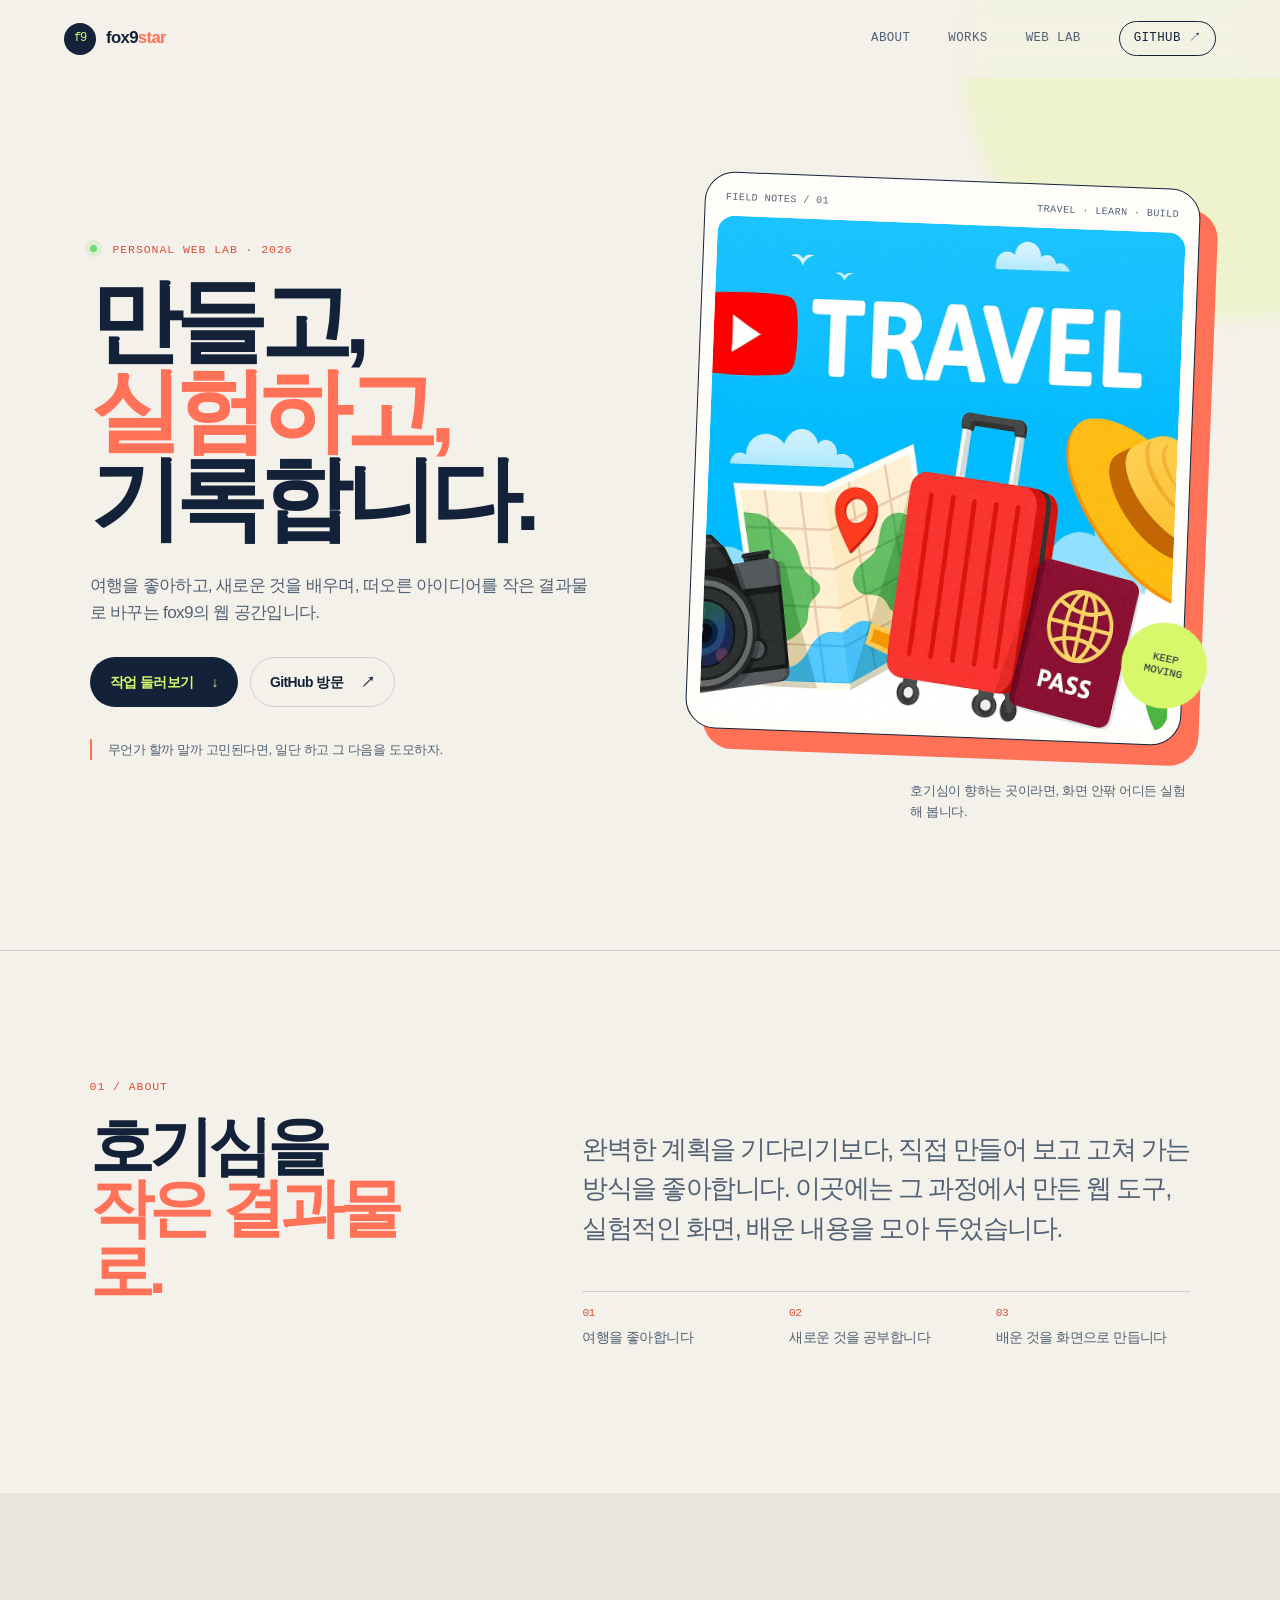
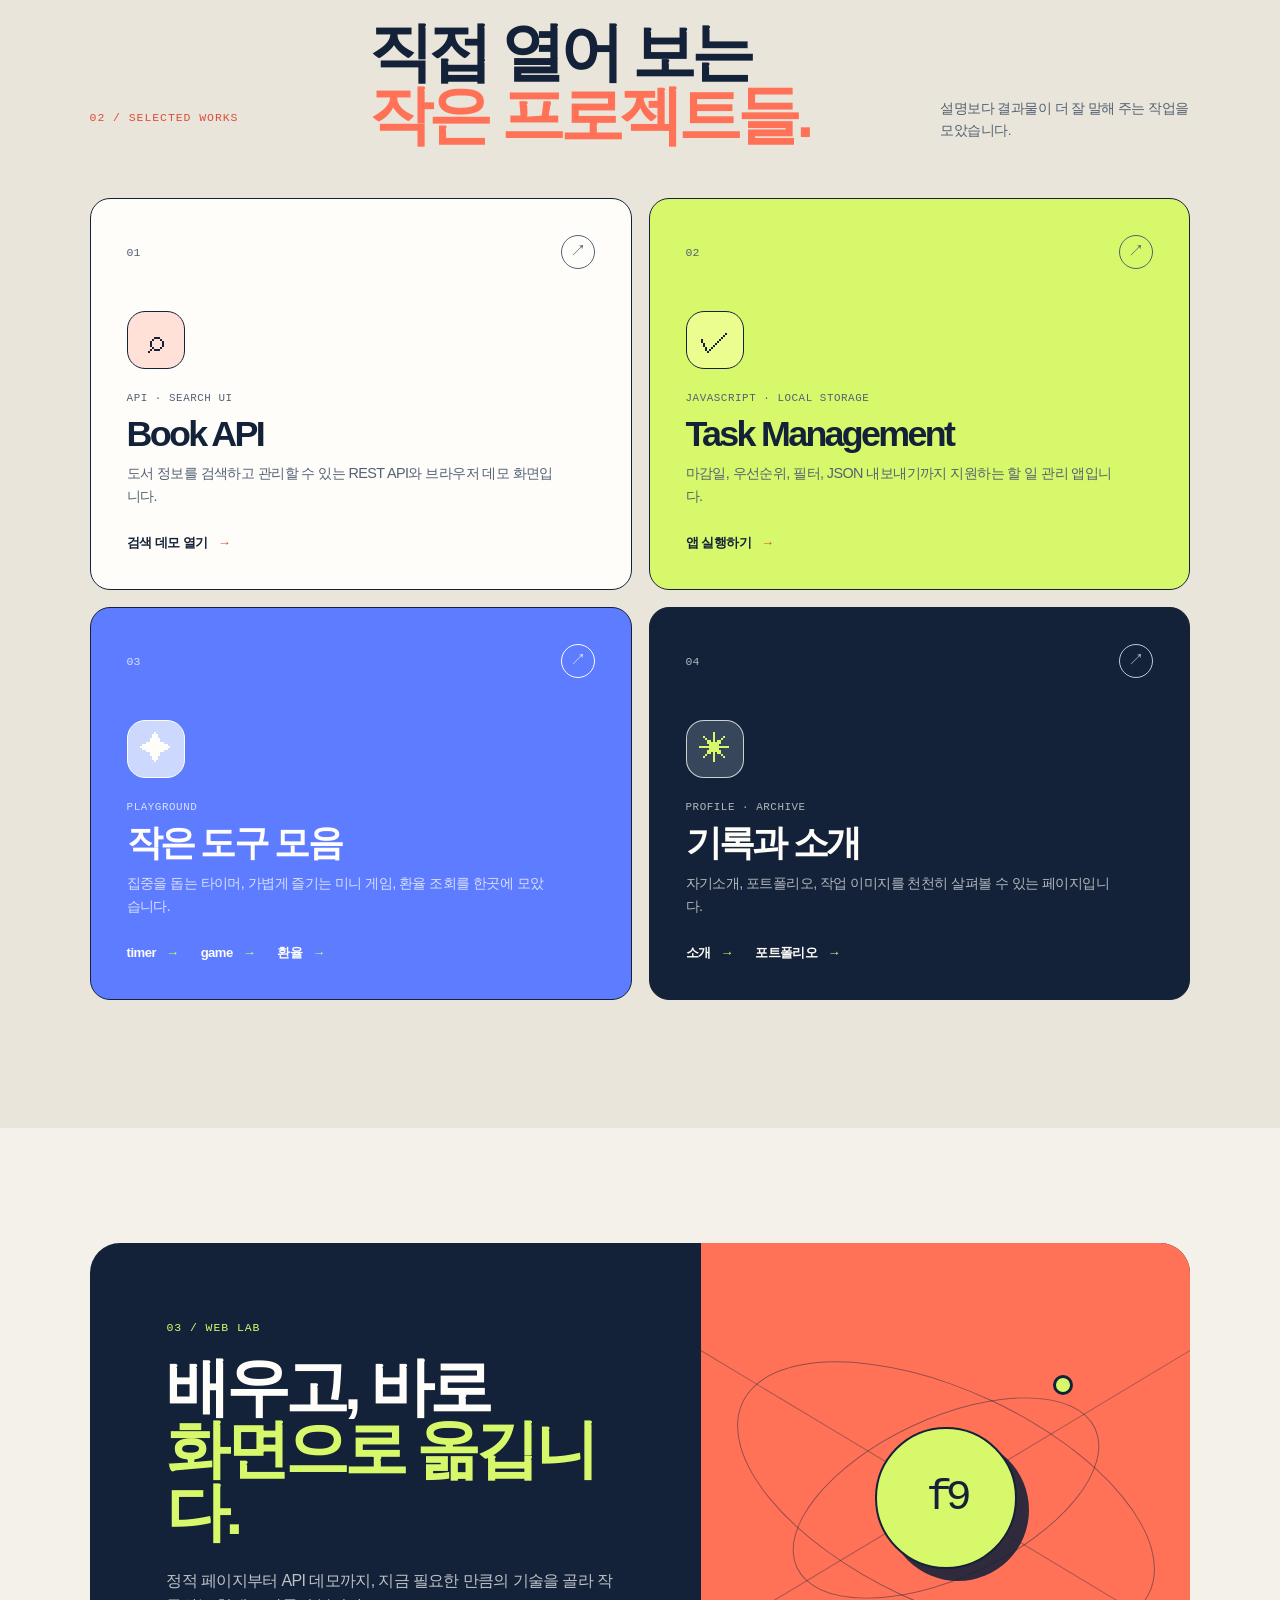
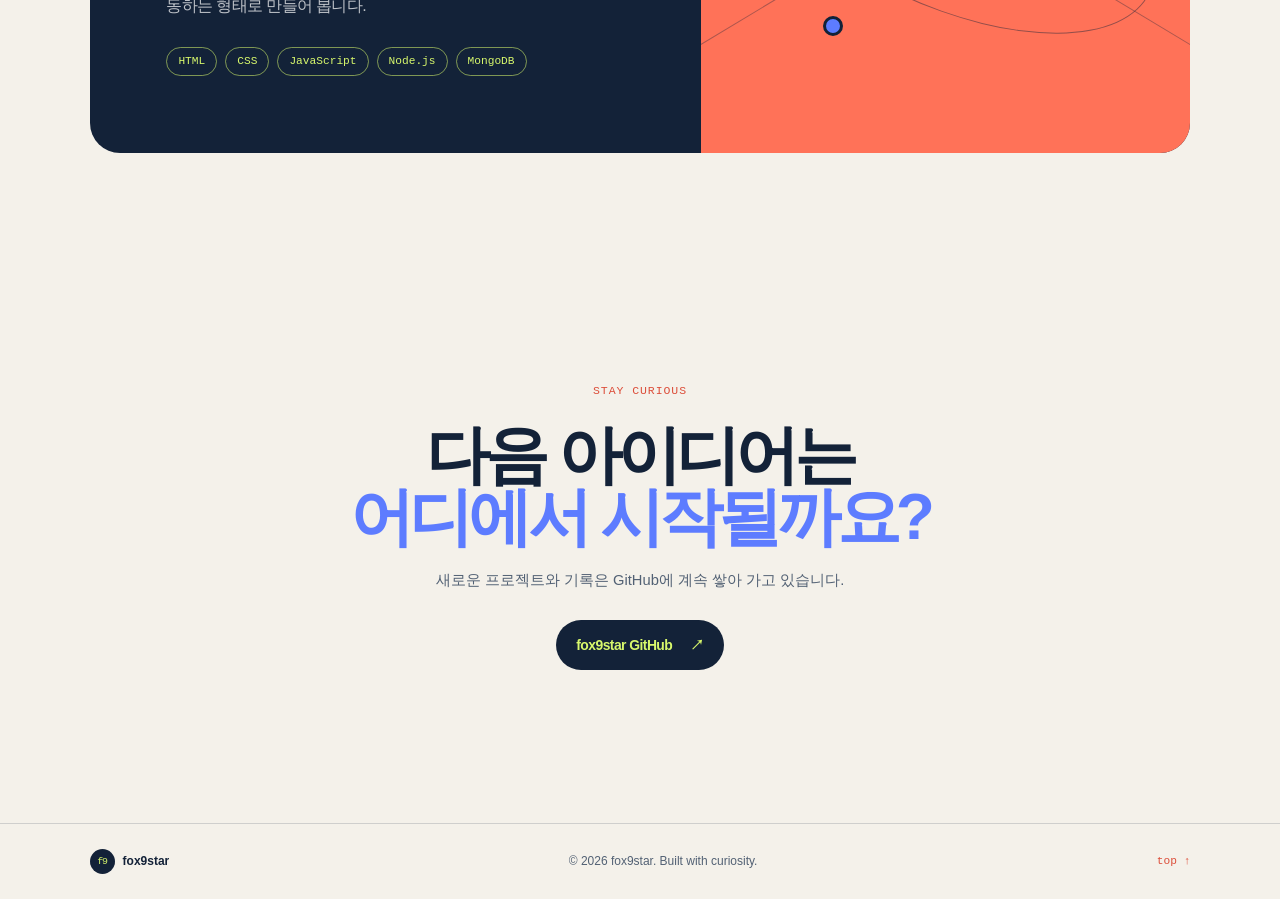
<file: index.html>
<!doctype html>
<html lang="ko">
<head>
  <meta charset="utf-8" />
  <meta name="viewport" content="width=device-width, initial-scale=1" />
  <meta name="theme-color" content="#f4f1ea" />
  <meta name="description" content="fox9star의 개인 웹 실험실. 직접 만들고, 실험하고, 기록한 작은 프로젝트를 소개합니다." />
  <title>fox9star — 만들고, 실험하고, 기록합니다</title>
  <link rel="stylesheet" href="site.css" />
</head>
<body>
  <a class="skip-link" href="#main-content">본문으로 바로가기</a>

  <div class="site-shell">
    <header class="site-header" data-header>
      <a class="brand" href="#top" aria-label="fox9star 홈으로 이동">
        <span class="brand-mark">f9</span>
        <span>fox9<span class="brand-accent">star</span></span>
      </a>

      <button class="menu-toggle" type="button" aria-expanded="false" aria-controls="site-nav">
        <span class="sr-only">메뉴 열기</span>
        <span></span><span></span>
      </button>

      <nav class="site-nav" id="site-nav" aria-label="주요 메뉴">
        <a href="#about">about</a>
        <a href="#works">works</a>
        <a href="#lab">web lab</a>
        <a class="nav-github" href="https://github.com/fox9star" target="_blank" rel="noreferrer">GitHub <span aria-hidden="true">↗</span></a>
      </nav>
    </header>

    <main id="main-content">
      <section class="hero section-pad" id="top">
        <div class="hero-copy" data-reveal>
          <p class="eyebrow"><span class="status-dot" aria-hidden="true"></span> personal web lab · 2026</p>
          <h1>만들고,<br /><em>실험하고,</em><br />기록합니다.</h1>
          <p class="hero-intro">여행을 좋아하고, 새로운 것을 배우며, 떠오른 아이디어를 작은 결과물로 바꾸는 fox9의 웹 공간입니다.</p>
          <div class="hero-actions">
            <a class="button button-primary" href="#works">작업 둘러보기 <span aria-hidden="true">↓</span></a>
            <a class="button button-quiet" href="https://github.com/fox9star" target="_blank" rel="noreferrer">GitHub 방문 <span aria-hidden="true">↗</span></a>
          </div>
          <p class="hero-note">무언가 할까 말까 고민된다면, 일단 하고 그 다음을 도모하자.</p>
        </div>

        <div class="hero-visual" data-reveal data-delay="120">
          <div class="visual-frame">
            <div class="visual-topline">
              <span>field notes / 01</span>
              <span>travel · learn · build</span>
            </div>
            <img src="images/avibrantyoutubech.png" alt="카메라와 여행 가방, 지도와 여권이 있는 여행 일러스트" />
            <div class="visual-sticker">KEEP<br />MOVING</div>
          </div>
          <p class="visual-caption">호기심이 향하는 곳이라면, 화면 안팎 어디든 실험해 봅니다.</p>
        </div>
      </section>

      <section class="about section-pad" id="about">
        <div class="section-heading" data-reveal>
          <p class="eyebrow">01 / about</p>
          <h2>호기심을<br /><span>작은 결과물로.</span></h2>
        </div>

        <div class="about-content" data-reveal data-delay="100">
          <p class="lead-copy">완벽한 계획을 기다리기보다, 직접 만들어 보고 고쳐 가는 방식을 좋아합니다. 이곳에는 그 과정에서 만든 웹 도구, 실험적인 화면, 배운 내용을 모아 두었습니다.</p>
          <div class="fact-list">
            <div class="fact"><span class="fact-number">01</span><span>여행을 좋아합니다</span></div>
            <div class="fact"><span class="fact-number">02</span><span>새로운 것을 공부합니다</span></div>
            <div class="fact"><span class="fact-number">03</span><span>배운 것을 화면으로 만듭니다</span></div>
          </div>
        </div>
      </section>

      <section class="works section-pad" id="works">
        <div class="section-heading works-heading" data-reveal>
          <p class="eyebrow">02 / selected works</p>
          <h2>직접 열어 보는<br /><span>작은 프로젝트들.</span></h2>
          <p>설명보다 결과물이 더 잘 말해 주는 작업을 모았습니다.</p>
        </div>

        <div class="work-grid">
          <article class="work-card work-card-featured" data-reveal>
            <div class="work-card-top"><span class="work-index">01</span><span class="work-arrow" aria-hidden="true">↗</span></div>
            <div class="work-icon icon-book" aria-hidden="true">⌕</div>
            <p class="work-type">API · SEARCH UI</p>
            <h3>Book API</h3>
            <p>도서 정보를 검색하고 관리할 수 있는 REST API와 브라우저 데모 화면입니다.</p>
            <a class="text-link" href="doc/book.html">검색 데모 열기 <span aria-hidden="true">→</span></a>
          </article>

          <article class="work-card work-card-lime" data-reveal data-delay="80">
            <div class="work-card-top"><span class="work-index">02</span><span class="work-arrow" aria-hidden="true">↗</span></div>
            <div class="work-icon icon-check" aria-hidden="true">✓</div>
            <p class="work-type">JAVASCRIPT · LOCAL STORAGE</p>
            <h3>Task Management</h3>
            <p>마감일, 우선순위, 필터, JSON 내보내기까지 지원하는 할 일 관리 앱입니다.</p>
            <a class="text-link" href="task/task.html">앱 실행하기 <span aria-hidden="true">→</span></a>
          </article>

          <article class="work-card work-card-blue" data-reveal data-delay="160">
            <div class="work-card-top"><span class="work-index">03</span><span class="work-arrow" aria-hidden="true">↗</span></div>
            <div class="work-icon icon-spark" aria-hidden="true">✦</div>
            <p class="work-type">PLAYGROUND</p>
            <h3>작은 도구 모음</h3>
            <p>집중을 돕는 타이머, 가볍게 즐기는 미니 게임, 환율 조회를 한곳에 모았습니다.</p>
            <div class="link-row">
              <a class="text-link" href="timer.html">timer <span aria-hidden="true">→</span></a>
              <a class="text-link" href="game.html">game <span aria-hidden="true">→</span></a>
              <a class="text-link" href="exchange.html">환율 <span aria-hidden="true">→</span></a>
            </div>
          </article>

          <article class="work-card work-card-dark" data-reveal data-delay="240">
            <div class="work-card-top"><span class="work-index">04</span><span class="work-arrow" aria-hidden="true">↗</span></div>
            <div class="work-icon icon-star" aria-hidden="true">✳</div>
            <p class="work-type">PROFILE · ARCHIVE</p>
            <h3>기록과 소개</h3>
            <p>자기소개, 포트폴리오, 작업 이미지를 천천히 살펴볼 수 있는 페이지입니다.</p>
            <div class="link-row">
              <a class="text-link" href="self.html">소개 <span aria-hidden="true">→</span></a>
              <a class="text-link" href="portfolio.html">포트폴리오 <span aria-hidden="true">→</span></a>
            </div>
          </article>
        </div>
      </section>

      <section class="lab section-pad" id="lab">
        <div class="lab-panel" data-reveal>
          <div class="lab-copy">
            <p class="eyebrow eyebrow-light">03 / web lab</p>
            <h2>배우고, 바로<br /><span>화면으로 옮깁니다.</span></h2>
            <p>정적 페이지부터 API 데모까지, 지금 필요한 만큼의 기술을 골라 작동하는 형태로 만들어 봅니다.</p>
            <div class="tag-list" aria-label="사용 기술 및 관심 분야">
              <span>HTML</span><span>CSS</span><span>JavaScript</span><span>Node.js</span><span>MongoDB</span>
            </div>
          </div>
          <div class="lab-art" aria-hidden="true">
            <div class="orbit orbit-one"></div>
            <div class="orbit orbit-two"></div>
            <div class="orbit-dot dot-one"></div>
            <div class="orbit-dot dot-two"></div>
            <span class="lab-symbol">f9</span>
          </div>
        </div>
      </section>

      <section class="closing section-pad" data-reveal>
        <p class="eyebrow">stay curious</p>
        <h2>다음 아이디어는<br /><span>어디에서 시작될까요?</span></h2>
        <p>새로운 프로젝트와 기록은 GitHub에 계속 쌓아 가고 있습니다.</p>
        <a class="button button-primary" href="https://github.com/fox9star" target="_blank" rel="noreferrer">fox9star GitHub <span aria-hidden="true">↗</span></a>
      </section>
    </main>

    <footer class="site-footer">
      <div><span class="footer-mark">f9</span> fox9star</div>
      <p>© <span data-year>2026</span> fox9star. Built with curiosity.</p>
      <a href="#top" aria-label="페이지 맨 위로 이동">top ↑</a>
    </footer>
  </div>

  <script src="site.js"></script>
</body>
</html>
</file>
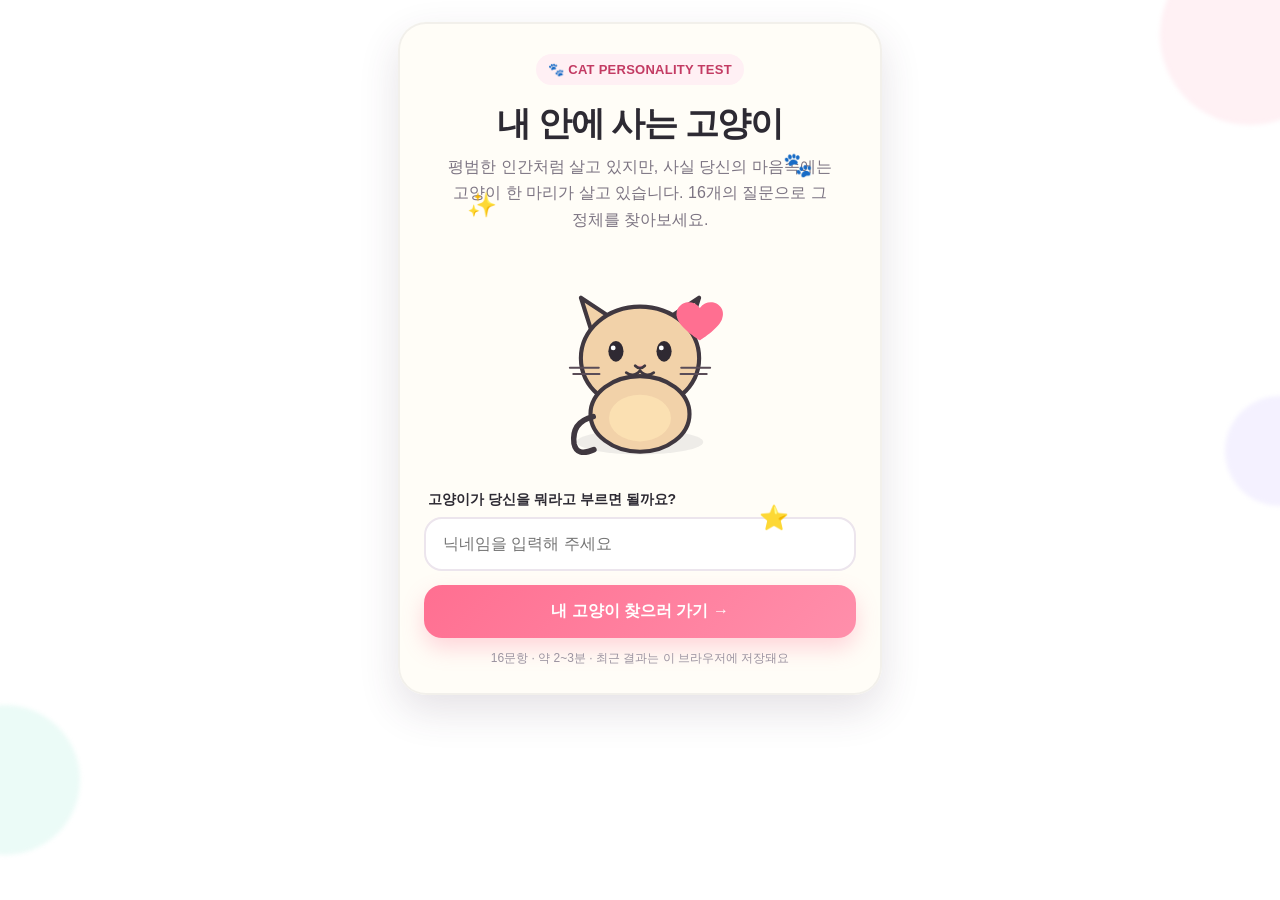
<file: cat.html>
<!DOCTYPE html>
<html lang="ko">
<head>
<meta charset="UTF-8" />
<meta name="viewport" content="width=device-width, initial-scale=1.0" />
<meta name="theme-color" content="#ff6f91" />
<title>내 안에 사는 고양이 | MBTI 성향 테스트</title>
<style>
  :root{
    --bg:#ffffff;
    --paper:#fffdf7;
    --ink:#2d2a33;
    --muted:#7c7482;
    --pink:#ff6f91;
    --yellow:#ffd166;
    --mint:#7ee0c3;
    --purple:#9b87f5;
    --blue:#7cb8ff;
    --shadow:0 16px 40px rgba(68,51,79,.14);
    --radius:28px;
  }
  *{box-sizing:border-box}
  html{margin:0;padding:0;background:var(--bg);overflow-x:hidden;overflow-y:scroll;min-height:100%;scroll-behavior:auto}
  body{margin:0;padding:0;background:var(--bg);color:var(--ink);font-family:-apple-system,BlinkMacSystemFont,"Segoe UI","Apple SD Gothic Neo","Noto Sans KR",sans-serif;min-height:100vh;height:auto;overflow-x:hidden;overflow-y:visible;touch-action:pan-y;overscroll-behavior-y:auto;-webkit-overflow-scrolling:touch}
  body, .app, section{max-height:none!important}
  .app{overflow:visible!important}
  button,input{font:inherit}
  button{cursor:pointer}
  .app{width:min(100%,520px);margin:0 auto;min-height:100vh;padding:22px 18px 44px;position:relative}
  .blob{position:fixed;border-radius:999px;filter:blur(2px);opacity:.35;z-index:0;pointer-events:none}
  .blob.one{width:180px;height:180px;background:#ffd6e0;top:-55px;right:-60px}
  .blob.two{width:150px;height:150px;background:#c7f3e8;bottom:5%;left:-70px}
  .blob.three{width:110px;height:110px;background:#e0d8ff;top:44%;right:-55px}
  section{position:relative;z-index:1}
  .hidden{display:none!important}
  .card{background:rgba(255,253,247,.96);border:2px solid rgba(45,42,51,.06);border-radius:var(--radius);box-shadow:var(--shadow)}
  .hero{padding:30px 24px 26px;text-align:center;overflow:hidden;position:relative}
  .brand-pill{display:inline-flex;align-items:center;gap:7px;padding:8px 12px;border-radius:999px;background:#fff0f4;color:#c33b63;font-weight:800;font-size:13px;letter-spacing:.02em}
  h1{font-size:34px;line-height:1.2;margin:18px 0 10px;letter-spacing:-.04em}
  .subtitle{font-size:16px;line-height:1.65;color:var(--muted);margin:0 auto 20px;max-width:390px}
  .cat-stage{height:220px;display:flex;align-items:center;justify-content:center;margin:4px 0 8px;position:relative}
  .spark{position:absolute;font-size:24px;animation:float 3s ease-in-out infinite}
  .spark.s1{left:14%;top:25%;animation-delay:.2s}.spark.s2{right:14%;top:19%;animation-delay:1s}.spark.s3{right:19%;bottom:24%;animation-delay:1.7s}
  @keyframes float{0%,100%{transform:translateY(0) rotate(0)}50%{transform:translateY(-8px) rotate(8deg)}}
  .input-wrap{margin-top:18px;text-align:left}
  .label{display:block;font-size:14px;font-weight:800;margin:0 0 8px 4px}
  input[type="text"]{width:100%;border:2px solid #ece5ed;background:white;border-radius:18px;padding:16px 17px;outline:none;transition:.2s}
  input[type="text"]:focus{border-color:var(--pink);box-shadow:0 0 0 4px rgba(255,111,145,.12)}
  .primary,.secondary,.ghost{width:100%;border:none;border-radius:18px;padding:16px 18px;font-weight:900;transition:.18s;box-shadow:none}
  .primary{background:linear-gradient(135deg,#ff6f91,#ff8fab);color:white;margin-top:14px;box-shadow:0 10px 22px rgba(255,111,145,.28)}
  .primary:hover{transform:translateY(-1px)}
  .primary:active{transform:translateY(1px)}
  .secondary{background:#fff3c8;color:#6e5520;border:2px solid #ffe79b}
  .ghost{background:#f4f0f5;color:#625b68}
  .micro{font-size:12px;color:#9b93a0;margin:12px 0 0}
  .history{margin-top:14px;padding:18px;text-align:left}
  .history-title{font-size:14px;font-weight:900;margin-bottom:10px}
  .history-item{display:flex;align-items:center;justify-content:space-between;gap:10px;padding:11px 0;border-top:1px dashed #e7dfe8}
  .history-item:first-of-type{border-top:none}
  .history-name{font-weight:800;font-size:14px}.history-sub{font-size:12px;color:var(--muted);margin-top:2px}
  .history-btn{border:none;background:#f6eef8;border-radius:12px;padding:9px 10px;font-weight:800;color:#755b80}

  .topbar{display:flex;align-items:center;justify-content:space-between;margin:4px 2px 14px}
  .progress-text{font-size:13px;font-weight:900;color:#6d6572}
  .progress-track{height:10px;background:#eee8ef;border-radius:999px;overflow:hidden;flex:1;margin-left:12px}
  .progress-bar{height:100%;width:0;background:linear-gradient(90deg,var(--mint),var(--blue),var(--purple));border-radius:999px;transition:width .35s ease}
  .question-card{padding:28px 22px 22px;animation:popIn .32s ease}
  @keyframes popIn{0%{opacity:0;transform:translateY(12px) scale(.985)}100%{opacity:1;transform:translateY(0) scale(1)}}
  .q-kicker{display:inline-flex;padding:7px 10px;border-radius:999px;background:#eefaf6;color:#33856f;font-weight:900;font-size:12px}
  .question{font-size:24px;line-height:1.45;letter-spacing:-.035em;margin:16px 0 22px}
  .options{display:grid;gap:11px}
  .option{width:100%;text-align:left;border:2px solid #ece5ed;background:white;border-radius:18px;padding:15px 15px;display:flex;align-items:flex-start;gap:12px;color:var(--ink);font-weight:750;line-height:1.45;transition:.18s}
  .option:hover{border-color:#ffc1d1;background:#fff8fa;transform:translateY(-1px)}
  .option-key{width:28px;height:28px;border-radius:9px;background:#f6eff6;display:grid;place-items:center;flex:0 0 auto;font-size:12px;font-weight:900;color:#74667b}
  .back-row{display:flex;justify-content:center;margin-top:14px}.back-link{border:none;background:transparent;color:#8a818e;font-weight:800;padding:10px}

  .loading-card{padding:44px 24px;text-align:center;margin-top:16vh}
  .paw-loader{display:flex;justify-content:center;gap:12px;font-size:28px;margin:24px 0 18px}
  .paw-loader span{animation:pawBounce 1s infinite ease-in-out}.paw-loader span:nth-child(2){animation-delay:.12s}.paw-loader span:nth-child(3){animation-delay:.24s}
  @keyframes pawBounce{0%,100%{transform:translateY(0);opacity:.35}50%{transform:translateY(-9px);opacity:1}}

  .result-wrap{display:grid;gap:14px}
  .result-hero{padding:24px 20px 22px;text-align:center;overflow:hidden;position:relative}
  .result-label{font-size:13px;color:#8d8490;font-weight:900}
  .result-title{font-size:29px;line-height:1.2;margin:8px 0 3px;letter-spacing:-.045em}
  .result-meta{font-weight:900;color:#725f79;font-size:14px}
  .quote{margin:15px auto 0;background:#fff5c9;border-radius:18px;padding:12px 14px;max-width:390px;line-height:1.5;font-weight:800;color:#65501d;font-size:14px}
  .section-card{padding:20px}
  .section-title{font-size:17px;margin:0 0 12px;font-weight:950;display:flex;gap:8px;align-items:center}
  .desc{line-height:1.75;color:#5f5864;font-size:14px;margin:0}
  .traits{display:grid;gap:12px}
  .trait-head{display:flex;align-items:center;justify-content:space-between;font-size:13px;font-weight:900;margin-bottom:6px}
  .trait-track{height:12px;background:#eee8ef;border-radius:999px;overflow:hidden}
  .trait-fill{height:100%;border-radius:999px;background:linear-gradient(90deg,#ffd166,#ff8fab,#9b87f5)}
  .detail-grid{display:grid;gap:10px}
  .mini-card{border-radius:18px;padding:15px;background:#faf6fb;border:1px solid #eee6f0}
  .mini-card h3{font-size:14px;margin:0 0 7px}.mini-card p{font-size:13px;line-height:1.65;color:#625a66;margin:0}
  .compat-grid{display:grid;grid-template-columns:1fr 1fr;gap:10px}
  .compat{border-radius:20px;padding:15px;min-height:130px}
  .compat.good{background:#eefbf6;border:1px solid #caefe2}.compat.bad{background:#fff0f3;border:1px solid #ffd3dd}
  .compat .tag{font-size:12px;font-weight:950;margin-bottom:8px}.compat .name{font-size:15px;font-weight:950;line-height:1.35}.compat .reason{font-size:12px;color:#6b626e;line-height:1.5;margin-top:6px}
  .actions{display:grid;gap:9px}
  .footer-note{text-align:center;color:#968d9a;font-size:11px;line-height:1.55;margin-top:6px}
  .toast{position:fixed;left:50%;bottom:24px;transform:translateX(-50%) translateY(20px);background:#2f2932;color:white;padding:11px 15px;border-radius:999px;font-size:13px;font-weight:800;opacity:0;pointer-events:none;transition:.25s;z-index:50;white-space:nowrap}
  .toast.show{opacity:1;transform:translateX(-50%) translateY(0)}
  .small-link-btn{width:auto;padding:10px 13px;border:none;border-radius:14px;background:#f5eff6;color:#675d6b;font-weight:850}

  @media (max-width:420px){
    .app{padding:14px 12px 34px}.hero{padding:24px 18px}.question-card{padding:23px 17px 18px}.question{font-size:21px}.compat-grid{grid-template-columns:1fr}.cat-stage{height:200px}
  }
  @media (prefers-reduced-motion:reduce){*{animation:none!important;transition:none!important}}
</style>
</head>
<body>
<div class="blob one"></div><div class="blob two"></div><div class="blob three"></div>
<div class="app">
  <section id="startScreen">
    <div class="card hero">
      <div class="brand-pill">🐾 CAT PERSONALITY TEST</div>
      <h1>내 안에 사는 고양이</h1>
      <p class="subtitle">평범한 인간처럼 살고 있지만, 사실 당신의 마음속에는 고양이 한 마리가 살고 있습니다. 16개의 질문으로 그 정체를 찾아보세요.</p>
      <div id="startCat" class="cat-stage"></div>
      <div class="spark s1">✨</div><div class="spark s2">🐾</div><div class="spark s3">⭐</div>
      <div class="input-wrap">
        <label class="label" for="nickname">고양이가 당신을 뭐라고 부르면 될까요?</label>
        <input id="nickname" type="text" maxlength="12" autocomplete="off" placeholder="닉네임을 입력해 주세요" />
      </div>
      <button class="primary" id="startBtn">내 고양이 찾으러 가기 →</button>
      <p class="micro">16문항 · 약 2~3분 · 최근 결과는 이 브라우저에 저장돼요</p>
    </div>
    <div id="historyBox" class="card history hidden"></div>
  </section>

  <section id="testScreen" class="hidden">
    <div class="topbar">
      <span id="progressText" class="progress-text">1 / 16</span>
      <div class="progress-track"><div id="progressBar" class="progress-bar"></div></div>
    </div>
    <div class="card question-card" id="questionCard">
      <span class="q-kicker">마음속 냥이 관찰 중</span>
      <h2 id="questionText" class="question"></h2>
      <div id="options" class="options"></div>
    </div>
    <div class="back-row"><button id="backBtn" class="back-link">← 이전 질문</button></div>
  </section>

  <section id="loadingScreen" class="hidden">
    <div class="card loading-card">
      <div style="font-size:48px">🔎🐱</div>
      <h2 style="margin:12px 0 6px">당신 마음속을 살펴보는 중...</h2>
      <p class="subtitle" style="margin-bottom:0">냥냥거리는 신호와 숨겨진 발바닥 흔적을 분석하고 있어요.</p>
      <div class="paw-loader"><span>🐾</span><span>🐾</span><span>🐾</span></div>
    </div>
  </section>

  <section id="resultScreen" class="hidden">
    <div class="result-wrap">
      <div class="card result-hero">
        <div id="resultLabel" class="result-label"></div>
        <div id="resultCatArt" class="cat-stage" style="height:235px;margin-top:2px"></div>
        <h2 id="resultTitle" class="result-title"></h2>
        <div id="resultMeta" class="result-meta"></div>
        <div id="resultQuote" class="quote"></div>
      </div>

      <div class="card section-card">
        <h2 class="section-title">🐾 당신의 기본 성격</h2>
        <p id="resultDescription" class="desc"></p>
      </div>

      <div class="card section-card">
        <h2 class="section-title">📊 고양이 능력치</h2>
        <div id="traitList" class="traits"></div>
      </div>

      <div class="card section-card">
        <h2 class="section-title">🔍 조금 더 자세히 보면</h2>
        <div id="detailGrid" class="detail-grid"></div>
      </div>

      <div class="card section-card">
        <h2 class="section-title">💞 냥궁합</h2>
        <div id="compatGrid" class="compat-grid"></div>
      </div>

      <div class="card section-card actions">
        <button class="primary" id="saveCardBtn" style="margin-top:0">결과 카드 PNG 저장</button>
        <button class="secondary" id="shareBtn">친구에게 공유하기 🐾</button>
        <button class="ghost" id="restartBtn">다시 테스트하기</button>
      </div>
      <div class="footer-note">※ 재미와 자기이해를 위한 성향 테스트이며, 전문적인 심리 진단 도구가 아닙니다.</div>
    </div>
  </section>
</div>
<div id="toast" class="toast"></div>

<script>
(() => {
  const $ = (s) => document.querySelector(s);
  const screens = ["startScreen","testScreen","loadingScreen","resultScreen"];

  const traitLabels = {
    homebody:["집콕력","🏠"], curiosity:["호기심","🔎"], affection:["애정표현","❤️"], coolness:["도도함","😼"], energy:["활동력","⚡"], imagination:["몽상력","🌙"]
  };

  const questions = [
    { axis:"EI", toward:"E", text:"친구가 오늘 저녁 갑자기 만나자고 한다. 나는?", traits:{homebody:-2,energy:2,affection:1}, options:["완전 좋아! 어디서 만나?","괜찮아, 나가볼까?","오늘은 집이 좀 더 끌린다","갑작스러운 약속은 거의 거절한다"] },
    { axis:"SN", toward:"N", text:"처음 가본 카페에 앉아 있을 때 더 자주 하는 생각은?", traits:{curiosity:1,imagination:2}, options:["메뉴와 좌석, 동선을 먼저 살핀다","지금 필요한 것부터 현실적으로 본다","여기서 재밌는 일이 생길 것 같다","창밖을 보며 상상의 세계로 빠진다"] },
    { axis:"TF", toward:"F", text:"친구가 속상한 일을 털어놓았다. 가장 먼저 드는 반응은?", traits:{affection:2,coolness:-1}, options:["무슨 해결책이 가능한지부터 생각한다","원인과 상황을 정리해 본다","마음이 어땠을지 먼저 공감한다","당장 꼭 안아주고 싶은 마음이 든다"] },
    { axis:"JP", toward:"J", text:"주말 여행 전날의 내 모습과 가장 가까운 것은?", traits:{energy:1,curiosity:-1}, options:["시간표와 준비물을 거의 다 정리해 둔다","큰 흐름 정도는 미리 정해 둔다","그날 기분에 따라 움직여도 괜찮다","계획은 현장에서 만들면 된다"] },

    { axis:"EI", toward:"I", text:"사람 많은 모임이 끝난 뒤, 나는 보통?", traits:{homebody:2,energy:-2,coolness:1}, options:["아직 에너지가 남아서 2차도 가능하다","재밌었지만 조금 쉬면 된다","혼자 조용히 있어야 충전된다","집에 도착하자마자 세상과 로그아웃한다"] },
    { axis:"SN", toward:"S", text:"새 물건을 조립해야 한다면 나는?", traits:{curiosity:-1,imagination:-1}, options:["설명서를 처음부터 차근차근 본다","필요한 부분만 확인하며 따라 한다","대충 구조를 보고 감으로 시도한다","일단 상상한 방식으로 만들고 본다"] },
    { axis:"TF", toward:"T", text:"팀에서 의견 충돌이 생겼다. 나는 무엇을 더 중요하게 볼까?", traits:{coolness:2,affection:-1}, options:["기준과 논리가 맞는 쪽","효율적으로 결론 나는 쪽","서로 납득할 수 있는 분위기","누구도 크게 상처받지 않는 방향"] },
    { axis:"JP", toward:"P", text:"해야 할 일이 여러 개 쌓였을 때 나는?", traits:{curiosity:1,energy:1}, options:["우선순위를 정해서 순서대로 처리한다","대략 계획을 세우고 시작한다","당기는 일부터 먼저 손댄다","마감 직전 집중력이 갑자기 폭발한다"] },

    { axis:"EI", toward:"E", text:"새로운 사람들과 처음 만나는 자리에서 나는?", traits:{energy:2,affection:1,coolness:-1}, options:["먼저 말 걸고 분위기를 띄우는 편","몇 명과는 금방 친해지는 편","상대가 다가오면 편하게 이야기한다","조용히 관찰하다가 익숙해지면 말한다"] },
    { axis:"SN", toward:"N", text:"영화나 드라마를 보고 난 뒤 더 오래 남는 것은?", traits:{imagination:2,curiosity:1}, options:["구체적인 장면과 사실적인 디테일","현실적으로 말이 되는 설정인지 여부","숨겨진 의미나 상징에 대한 생각","만약 내가 그 세계에 있었다면 하는 상상"] },
    { axis:"TF", toward:"F", text:"누군가 내 실수를 지적했을 때 더 민감한 부분은?", traits:{affection:1,coolness:-2}, options:["그 지적이 사실인지 아닌지","어떻게 고치면 될지","상대가 어떤 말투로 말했는지","나를 어떻게 생각하고 있을지"] },
    { axis:"JP", toward:"J", text:"중요한 약속이 있는 날, 나는?", traits:{homebody:-1,energy:1}, options:["시간 여유를 충분히 두고 움직인다","대체로 제시간에 맞춰 간다","살짝 촉박하게 움직이는 편","도착 직전까지 다른 걸 하다가 뛴다"] },

    { axis:"EI", toward:"I", text:"아무 일정도 없는 하루가 생긴다면 가장 좋은 것은?", traits:{homebody:2,imagination:1,energy:-1}, options:["밖에 나가 사람을 만나며 채운다","가볍게 외출하고 집에서 마무리한다","집에서 내가 좋아하는 걸 하며 쉰다","침대·간식·혼자만의 세계면 완벽하다"] },
    { axis:"SN", toward:"S", text:"누군가 새로운 아이디어를 설명할 때 나는?", traits:{curiosity:-1,imagination:-2}, options:["구체적인 사례부터 듣고 싶다","실제로 가능한지 먼저 궁금하다","가능성 자체가 흥미롭다","아이디어를 듣자마자 또 다른 상상이 이어진다"] },
    { axis:"TF", toward:"T", text:"친구가 잘못된 선택을 하려는 것 같을 때 나는?", traits:{coolness:1,affection:-1}, options:["틀렸다고 생각하는 이유를 분명히 말한다","현실적인 장단점을 정리해 준다","친구가 왜 그러는지 먼저 들어본다","내가 걱정된다는 마음부터 전한다"] },
    { axis:"JP", toward:"P", text:"예상치 못한 일정 변경이 생기면 나는?", traits:{curiosity:2,energy:1,coolness:1}, options:["가능하면 원래 계획대로 맞추고 싶다","조금 불편하지만 금방 조정한다","새로운 흐름도 나쁘지 않다고 생각한다","오히려 예상 밖이라 더 재밌다"] }
  ];

  const cats = {
    INTJ:{breed:"러시안 블루",name:"계획하는 전략냥",color:"#8fa8b8",accent:"#cad8e1",accessory:"glasses",quote:"말없이 보고 있지만 머릿속에는 이미 세 단계 뒤까지 계산되어 있다.",description:"조용하고 독립적이지만, 관심 있는 일에는 놀라울 만큼 깊게 파고드는 고양이예요. 혼자 생각할 시간을 소중히 여기고, 감정보다 구조와 방향을 먼저 보는 편입니다.",alone:"혼자 있는 시간이 가장 생산적입니다. 방해받지 않을수록 생각이 또렷해져요.",love:"표현은 크지 않아도 믿는 사람에게는 오래, 꾸준히 마음을 줍니다.",angry:"바로 폭발하기보다 조용히 거리를 두고 상황을 분석합니다.",happy:"복잡한 문제를 해결했을 때, 내 방식대로 시간을 쓸 때 만족도가 올라가요.",good:"ENFP",bad:"ESFP"},
    INTP:{breed:"아메리칸 숏헤어",name:"호기심 천재냥",color:"#b5b1a8",accent:"#dedad1",accessory:"spark",quote:"왜 그런지 궁금해서 건드렸을 뿐인데 또 뭔가가 열렸다.",description:"궁금한 건 직접 확인해야 직성이 풀리는 탐구형 고양이예요. 낯선 주제도 구조를 파악하는 순간 재미를 느끼고, 혼자만의 사고 실험을 즐깁니다.",alone:"생각거리 하나만 있어도 하루가 금방 지나갑니다.",love:"관심 있는 사람에게는 엉뚱한 질문과 정보 공유로 애정을 표현합니다.",angry:"감정 싸움보다 논리적으로 정리하려 하지만, 답답하면 대화를 종료해 버릴 수 있어요.",happy:"새로운 개념을 이해하거나 예상 밖의 연결고리를 발견할 때 신납니다.",good:"ENFJ",bad:"ESFJ"},
    ENTJ:{breed:"메인쿤",name:"카리스마 대장냥",color:"#6f584a",accent:"#d8bfa7",accessory:"crown",quote:"이 집의 집사는 나다. 일정표도 내가 짠다.",description:"목표가 보이면 먼저 움직이고 주변까지 끌고 가는 리더형 고양이예요. 판단이 빠르고 추진력이 강해, 애매한 상황을 오래 두는 걸 답답해합니다.",alone:"쉬는 중에도 다음 목표를 정리하는 편입니다.",love:"좋아하는 사람에게 현실적인 도움과 든든한 보호로 마음을 보여줘요.",angry:"문제의 핵심부터 짚고 빠르게 해결하려 합니다. 돌려 말하는 건 잘 못해요.",happy:"성과가 보이고 일이 앞으로 굴러갈 때 가장 기분이 좋습니다.",good:"INFP",bad:"ISFP"},
    ENTP:{breed:"벵갈",name:"사고뭉치 발명냥",color:"#c58a4a",accent:"#f2c480",accessory:"bolt",quote:"하지 말라고? 그럼 왜 안 되는지 먼저 확인해 볼게.",description:"새로운 자극과 아이디어를 쫓아다니는 발명가형 고양이예요. 규칙보다 가능성을 보고, 재미있는 논쟁과 즉흥적인 도전을 즐깁니다.",alone:"혼자 있어도 새로운 장난감을 만들거나 딴생각으로 바쁩니다.",love:"장난, 토론, 깜짝 제안처럼 움직이는 방식으로 마음을 표현해요.",angry:"논쟁 모드가 켜지면 끝까지 근거를 찾으려 합니다.",happy:"새로운 아이디어가 먹히거나 남들이 안 해본 걸 시도할 때 짜릿합니다.",good:"INFJ",bad:"ISFJ"},
    INFJ:{breed:"네벨룽",name:"달빛 상담냥",color:"#7a849b",accent:"#cbd0df",accessory:"moon",quote:"말하지 않아도 대충 알 것 같아. 그래도 천천히 얘기해 줘.",description:"겉은 차분하지만 사람의 분위기와 감정을 섬세하게 읽는 고양이예요. 혼자 생각을 정리하는 시간이 꼭 필요하고, 의미 있는 관계를 깊게 이어갑니다.",alone:"조용한 음악과 생각 정리만 있어도 마음이 편안해집니다.",love:"작은 변화까지 기억하고 필요한 순간에 조용히 곁을 지켜줘요.",angry:"참다가 선을 넘으면 갑자기 아주 단호해질 수 있습니다.",happy:"누군가에게 진짜 도움이 됐다고 느낄 때 큰 보람을 느껴요.",good:"ENTP",bad:"ESTP"},
    INFP:{breed:"랙돌",name:"몽상하는 구름냥",color:"#f2e2d2",accent:"#b7c7e8",accessory:"cloud",quote:"세상은 넓고 생각할 건 많고 침대는 너무 포근하다.",description:"조용히 세상을 관찰하면서 자신만의 상상 속을 여행하는 고양이예요. 마음에 맞는 사람에게는 깊은 애정을 주고, 의미와 감정을 중요하게 여깁니다.",alone:"혼자 있는 시간이 오히려 마음을 충전해 줍니다. 상상과 취향의 세계가 넓어요.",love:"처음에는 조심스럽지만 마음을 열면 아주 깊고 다정하게 애정을 표현합니다.",angry:"바로 싸우기보다 마음속으로 오래 생각하다가 조용히 거리를 둘 수 있어요.",happy:"내 취향을 마음껏 즐기고, 진심이 통하는 대화를 할 때 행복합니다.",good:"ENTJ",bad:"ESTJ"},
    ENFJ:{breed:"버만",name:"마음지킴 리더냥",color:"#ead9c7",accent:"#9fa9d9",accessory:"heart",quote:"다들 괜찮아? 좋아, 그럼 이제 진짜 시작하자.",description:"사람들의 분위기를 읽고 자연스럽게 연결하는 따뜻한 리더형 고양이예요. 다른 사람의 가능성을 잘 보고, 함께 좋아지는 방향을 만들려고 합니다.",alone:"혼자 쉬는 시간도 필요하지만, 결국 누군가와 좋은 감정을 나누고 싶어집니다.",love:"표현이 적극적이고 세심합니다. 상대가 좋아하는 걸 기억해 두는 편이에요.",angry:"관계가 깨지는 건 싫지만, 중요한 가치를 건드리면 분명하게 말합니다.",happy:"사람들이 서로 잘 어울리고 성장하는 모습을 볼 때 기쁩니다.",good:"INTP",bad:"ISTP"},
    ENFP:{breed:"아비시니안",name:"텐션폭발 탐험냥",color:"#c99a6b",accent:"#f2d2a9",accessory:"backpack",quote:"저기 뭐야? 가보자! 아니 잠깐, 저쪽도 재밌어 보여!",description:"새로운 사람, 장소, 아이디어를 보면 눈이 반짝이는 탐험형 고양이예요. 감정이 풍부하고 가능성을 빠르게 발견하며, 재미있는 일에는 순식간에 몰입합니다.",alone:"혼자 있어도 상상과 새로운 계획으로 머릿속이 시끌벅적합니다.",love:"좋아하면 티가 나는 편입니다. 관심과 리액션이 크고 따뜻해요.",angry:"감정이 먼저 올라오지만 오래 끌기보다는 다시 좋은 쪽으로 풀고 싶어 합니다.",happy:"새로운 경험, 좋은 사람, 재미있는 아이디어가 한꺼번에 있을 때 최고입니다.",good:"INTJ",bad:"ISTJ"},
    ISTJ:{breed:"브리티시 숏헤어",name:"FM 원칙냥",color:"#9ea3a8",accent:"#d7d9dc",accessory:"tie",quote:"간식은 정해진 시간에. 규칙은 괜히 있는 게 아니다.",description:"차분하고 책임감이 강한 원칙형 고양이예요. 익숙한 방식과 검증된 기준을 신뢰하고, 맡은 일은 끝까지 정확하게 처리하려 합니다.",alone:"혼자서 루틴대로 움직일 때 마음이 가장 안정적입니다.",love:"화려한 표현보다 꾸준함과 책임감으로 마음을 보여줘요.",angry:"반복되는 실수나 약속 위반에는 꽤 단호해집니다.",happy:"계획대로 일이 끝나고 주변이 정돈되어 있을 때 편안합니다.",good:"ESFP",bad:"ENFP"},
    ISFJ:{breed:"스코티시 폴드",name:"조용한 챙김냥",color:"#d8c7b7",accent:"#f0dfd0",accessory:"scarf",quote:"말은 안 했지만 네가 좋아하는 간식은 이미 챙겨뒀어.",description:"조용히 주변을 살피고 필요한 걸 먼저 챙기는 다정한 고양이예요. 익숙한 관계를 소중히 여기고, 작은 약속과 기억을 오래 간직합니다.",alone:"편안하고 익숙한 공간에서 쉬는 시간이 큰 충전이 됩니다.",love:"세심한 배려와 행동으로 애정을 보여줘요. 말보다 챙김이 먼저입니다.",angry:"오래 참다가 마음이 다치면 조용히 거리를 둘 수 있어요.",happy:"소중한 사람들이 편안해하고 내 배려가 도움이 됐을 때 뿌듯합니다.",good:"ENTP",bad:"ESTP"},
    ESTJ:{breed:"노르웨이 숲",name:"완벽주의 반장냥",color:"#8c745f",accent:"#d6c0a5",accessory:"clipboard",quote:"좋아, 역할 나눌게. 너는 간식, 너는 모래, 나는 전체 관리.",description:"현실적인 판단과 실행력이 강한 관리형 고양이예요. 해야 할 일이 보이면 순서를 정하고 사람과 자원을 빠르게 움직입니다.",alone:"할 일을 정리하거나 다음 일정 준비를 하며 마음을 안정시킵니다.",love:"문제가 생기면 바로 해결해 주고, 필요한 걸 챙기는 방식으로 표현합니다.",angry:"비효율과 무책임을 보면 바로 지적하는 편입니다.",happy:"팀이 잘 돌아가고 결과가 분명하게 나올 때 만족도가 높아요.",good:"ISFP",bad:"INFP"},
    ESFJ:{breed:"페르시안",name:"인기만점 사랑냥",color:"#efe2d0",accent:"#f5c7d8",accessory:"bow",quote:"다 같이 먹자! 네 것도 준비했어. 사진도 찍자!",description:"사람들과 정을 나누고 분위기를 따뜻하게 만드는 사교형 고양이예요. 누가 무엇을 좋아하는지 잘 기억하고, 관계의 온도를 섬세하게 관리합니다.",alone:"혼자 쉬다가도 재미있는 소식이 생기면 누군가와 나누고 싶어져요.",love:"표현이 풍부하고 적극적입니다. 챙김과 연락이 곧 애정이에요.",angry:"관계가 어색해지는 걸 힘들어하고, 서운함이 쌓이면 크게 느낄 수 있습니다.",happy:"사람들이 즐거워하고 분위기가 화목할 때 가장 신납니다.",good:"ISTP",bad:"INTP"},
    ISTP:{breed:"샴",name:"혼자 잘 노는 냥",color:"#d8c7b5",accent:"#66564f",accessory:"wrench",quote:"설명은 됐고, 일단 내가 한번 해볼게.",description:"말보다 행동이 빠르고 상황 판단이 정확한 실전형 고양이예요. 혼자 집중해서 해결하는 걸 좋아하고, 불필요하게 감정을 크게 드러내지 않습니다.",alone:"도구나 취미 하나만 있으면 오래 집중해서 잘 놉니다.",love:"말은 짧아도 필요한 순간에 나타나 도와주는 타입입니다.",angry:"간섭이 심해지면 갑자기 아주 차갑게 선을 그을 수 있어요.",happy:"손으로 직접 해결하거나 자유롭게 움직일 때 가장 편합니다.",good:"ESFJ",bad:"ENFJ"},
    ISFP:{breed:"터키시 앙고라",name:"자유로운 감성냥",color:"#f5f2ea",accent:"#d6c8ed",accessory:"flower",quote:"예쁜 건 그냥 좋은 거야. 이유는 나중에 생각할래.",description:"자기 취향과 감각을 소중히 여기는 자유로운 고양이예요. 조용하지만 따뜻하고, 억지로 틀에 맞추기보다 자연스럽게 흘러가는 걸 좋아합니다.",alone:"좋아하는 음악, 그림, 음식처럼 감각적인 즐거움으로 충전합니다.",love:"말보다 분위기와 행동으로 마음을 보여줘요. 편안함을 중요하게 여깁니다.",angry:"억압받는 느낌이 들면 말없이 멀어질 수 있습니다.",happy:"내 취향대로 자유롭게 움직이고 아름다운 것을 즐길 때 만족해요.",good:"ESTJ",bad:"ENTJ"},
    ESTP:{breed:"벵갈",name:"행동대장 모험냥",color:"#d09a54",accent:"#f0c278",accessory:"goggles",quote:"생각은 가면서 하면 되지. 일단 점프!",description:"현장에서 빠르게 판단하고 몸으로 부딪히는 액션형 고양이예요. 변화와 경쟁, 새로운 자극을 즐기며 위기에서도 순발력이 좋습니다.",alone:"가만히 있기보다 뭔가 직접 하거나 새로운 자극을 찾습니다.",love:"같이 놀고, 같이 움직이고, 바로 표현하는 편이에요.",angry:"순간적으로 확 올라올 수 있지만 뒤끝은 비교적 짧습니다.",happy:"즉각적인 반응이 오고 재미가 눈앞에 있을 때 에너지가 폭발합니다.",good:"ISFJ",bad:"INFJ"},
    ESFP:{breed:"오렌지 태비",name:"파티의 중심냥",color:"#e7a04b",accent:"#ffd28e",accessory:"party",quote:"일단 재밌으면 됐지! 사진은 내가 제일 앞에서 찍을게.",description:"사람과 순간의 즐거움을 크게 느끼는 분위기 메이커형 고양이예요. 표현이 솔직하고 리액션이 풍부하며, 주변을 금방 밝게 만듭니다.",alone:"오래 혼자 있으면 심심함을 느끼기 쉬워요. 재미있는 자극을 찾습니다.",love:"좋아하면 바로 티가 납니다. 칭찬, 스킨십, 함께하는 시간이 중요해요.",angry:"감정이 얼굴에 잘 드러나지만 좋은 분위기가 되면 빠르게 풀리기도 합니다.",happy:"좋은 사람들과 지금 이 순간을 즐길 때 가장 행복합니다.",good:"ISTJ",bad:"INTJ"}
  };

  const state = { nickname:"", index:0, answers:[], result:null };
  const optionScores = [2,1,-1,-2];

  function showScreen(id){ screens.forEach(s=>$("#"+s).classList.toggle("hidden", s!==id)); window.scrollTo({top:0,behavior:"smooth"}); }
  function toast(msg){ const t=$("#toast"); t.textContent=msg; t.classList.add("show"); clearTimeout(toast._t); toast._t=setTimeout(()=>t.classList.remove("show"),1800); }

  function catSvg(cat, size=210){
    const acc = cat.accessory || "";
    const accessories = {
      glasses:`<g stroke="#3c3540" stroke-width="6" fill="none"><circle cx="120" cy="124" r="24"/><circle cx="200" cy="124" r="24"/><path d="M144 124h32"/></g>`,
      crown:`<path d="M112 62 L128 30 L160 58 L191 30 L207 62 Z" fill="#ffd166" stroke="#6e5520" stroke-width="5"/>`,
      spark:`<g fill="#ffd166"><path d="M230 78 l7 17 17 7-17 7-7 17-7-17-17-7 17-7z"/></g>`,
      bolt:`<path d="M226 69 l-18 34 h20 l-18 36 42-48 h-23 l16-22z" fill="#ffd166"/>`,
      moon:`<path d="M232 63a28 28 0 1 0 19 48 23 23 0 1 1-19-48z" fill="#ffd166"/>`,
      cloud:`<g fill="#fff"><circle cx="228" cy="85" r="18"/><circle cx="250" cy="80" r="24"/><circle cx="273" cy="88" r="17"/><rect x="224" y="87" width="55" height="20" rx="10"/></g>`,
      heart:`<path d="M247 70c-14-18-41-4-32 17 6 14 32 30 32 30s26-16 32-30c9-21-18-35-32-17z" fill="#ff6f91"/>`,
      backpack:`<rect x="212" y="175" width="48" height="58" rx="14" fill="#7ee0c3" stroke="#2f6b5d" stroke-width="5"/>`,
      tie:`<path d="M160 181 l18 0 10 16-19 34-19-34z" fill="#7c89ff"/>`,
      scarf:`<path d="M119 180c28 16 57 16 84 0l7 18c-37 20-66 20-99 0z" fill="#ff8fab"/>`,
      clipboard:`<rect x="220" y="168" width="48" height="66" rx="7" fill="#fff4c2" stroke="#806c35" stroke-width="4"/><rect x="232" y="160" width="24" height="14" rx="4" fill="#806c35"/>`,
      bow:`<g fill="#ff8fab"><ellipse cx="225" cy="70" rx="22" ry="14" transform="rotate(-18 225 70)"/><ellipse cx="267" cy="70" rx="22" ry="14" transform="rotate(18 267 70)"/><circle cx="246" cy="70" r="9"/></g>`,
      wrench:`<path d="M225 72c10-7 20-8 29-2l-12 12 8 8 12-12c5 10 3 21-5 29-9 9-21 10-31 5l-36 36-12-12 36-36c-5-10-2-21 11-28z" fill="#7d8790"/>`,
      flower:`<g transform="translate(247 80)"><g fill="#ff8fab"><circle cx="0" cy="-16" r="10"/><circle cx="15" cy="-5" r="10"/><circle cx="9" cy="13" r="10"/><circle cx="-9" cy="13" r="10"/><circle cx="-15" cy="-5" r="10"/></g><circle cx="0" cy="0" r="8" fill="#ffd166"/></g>`,
      goggles:`<g stroke="#453a36" stroke-width="6" fill="#bfe3ff"><circle cx="125" cy="83" r="22"/><circle cx="194" cy="83" r="22"/><path d="M147 83h25"/></g>`,
      party:`<path d="M228 110 L260 42 L286 113 Z" fill="#9b87f5" stroke="#5b4ca4" stroke-width="4"/><circle cx="260" cy="42" r="9" fill="#ffd166"/>`
    };
    return `<svg width="${size}" height="${size}" viewBox="0 0 320 300" role="img" aria-label="${cat.name}">
      <ellipse cx="160" cy="265" rx="92" ry="18" fill="rgba(47,41,50,.08)"/>
      <path d="M94 118 L74 55 L124 88" fill="${cat.color}" stroke="#403840" stroke-width="6" stroke-linejoin="round"/>
      <path d="M226 118 L246 55 L196 88" fill="${cat.color}" stroke="#403840" stroke-width="6" stroke-linejoin="round"/>
      <ellipse cx="160" cy="143" rx="86" ry="75" fill="${cat.color}" stroke="#403840" stroke-width="6"/>
      <ellipse cx="160" cy="224" rx="72" ry="55" fill="${cat.color}" stroke="#403840" stroke-width="6"/>
      <ellipse cx="160" cy="230" rx="45" ry="34" fill="${cat.accent}" opacity=".72"/>
      <ellipse cx="125" cy="133" rx="11" ry="15" fill="#2f2932"/><ellipse cx="195" cy="133" rx="11" ry="15" fill="#2f2932"/>
      <circle cx="121" cy="128" r="3.5" fill="#fff"/><circle cx="191" cy="128" r="3.5" fill="#fff"/>
      <path d="M153 154 Q160 161 167 154" fill="#ff9ab2" stroke="#403840" stroke-width="4" stroke-linecap="round"/>
      <path d="M160 161 q-9 11-20 3 M160 161 q9 11 20 3" fill="none" stroke="#403840" stroke-width="4" stroke-linecap="round"/>
      <path d="M100 157 h-42 M101 166 h-38 M220 157 h42 M219 166 h38" stroke="#5a4c57" stroke-width="3" stroke-linecap="round"/>
      <path d="M92 228 q-32 8-28 39 q4 20 29 9" fill="none" stroke="#403840" stroke-width="8" stroke-linecap="round"/>
      ${accessories[acc] || ""}
    </svg>`;
  }

  function renderStartCat(){ const sample={name:"미스터리 냥",color:"#f2d2a9",accent:"#ffe6b6",accessory:"heart"}; $("#startCat").innerHTML=catSvg(sample,220); }

  function renderQuestion(){
    const q=questions[state.index];
    $("#progressText").textContent=`${state.index+1} / ${questions.length}`;
    $("#progressBar").style.width=`${((state.index+1)/questions.length)*100}%`;
    $("#questionText").textContent=q.text;
    $("#options").innerHTML=q.options.map((text,i)=>`<button class="option" data-i="${i}"><span class="option-key">${i+1}</span><span>${text}</span></button>`).join("");
    $("#backBtn").style.visibility=state.index===0?"hidden":"visible";
    $("#questionCard").style.animation="none"; void $("#questionCard").offsetWidth; $("#questionCard").style.animation="popIn .32s ease";
    $("#options").querySelectorAll(".option").forEach(btn=>btn.addEventListener("click",()=>selectAnswer(Number(btn.dataset.i))));
  }

  function normalizedAnswerScore(q, optionIndex){
    // 모든 문항은 1번 선택지가 E/S/T/J, 4번 선택지가 I/N/F/P 방향이다.
    // 내부 점수는 I/N/F/P가 양수가 되도록 뒤집어 누적한다.
    return -optionScores[optionIndex];
  }

  function selectAnswer(i){
    state.answers[state.index]=i;
    if(state.index<questions.length-1){ state.index++; renderQuestion(); }
    else finishTest();
  }

  function finishTest(){
    showScreen("loadingScreen");
    setTimeout(()=>{ state.result=calculateResult(); saveHistory(state.result); renderResult(state.result); showScreen("resultScreen"); },900);
  }

  function calculateResult(){
    const axis={EI:0,SN:0,TF:0,JP:0};
    const traitRaw={homebody:0,curiosity:0,affection:0,coolness:0,energy:0,imagination:0};
    const traitWeight={homebody:0,curiosity:0,affection:0,coolness:0,energy:0,imagination:0};
    questions.forEach((q,idx)=>{
      const oi=state.answers[idx];
      const raw=optionScores[oi];
      axis[q.axis]+=normalizedAnswerScore(q,oi);
      const firstSide=q.axis[0];
      const traitScale=(q.toward===firstSide)?raw:-raw;
      Object.entries(q.traits||{}).forEach(([k,w])=>{ traitRaw[k]+=traitScale*w; traitWeight[k]+=Math.abs(2*w); });
    });
    const mbti=(axis.EI>=0?"I":"E")+(axis.SN>=0?"N":"S")+(axis.TF>=0?"F":"T")+(axis.JP>=0?"P":"J");
    const traits={};
    Object.keys(traitRaw).forEach(k=>{
      const max=traitWeight[k]||1;
      const pct=Math.round(50 + (traitRaw[k]/max)*50);
      traits[k]=Math.max(5,Math.min(95,pct));
    });
    return {nickname:state.nickname,date:new Date().toISOString(),mbti,traits,axis,cat:cats[mbti]};
  }

  function renderResult(r){
    const c=r.cat;
    $("#resultLabel").textContent=`${r.nickname}님의 마음속에 사는 고양이는...`;
    $("#resultCatArt").innerHTML=catSvg(c,235);
    $("#resultTitle").textContent=c.name;
    $("#resultMeta").textContent=`${c.breed} · ${r.mbti}`;
    $("#resultQuote").textContent=`“${c.quote}”`;
    $("#resultDescription").textContent=c.description;
    $("#traitList").innerHTML=Object.entries(r.traits).map(([k,v])=>`<div><div class="trait-head"><span>${traitLabels[k][1]} ${traitLabels[k][0]}</span><span>${v}%</span></div><div class="trait-track"><div class="trait-fill" style="width:${v}%"></div></div></div>`).join("");
    const details=[['🏠 혼자 있을 때',c.alone],['❤️ 좋아하는 사람 앞에서',c.love],['😾 화났을 때',c.angry],['🐟 나를 행복하게 하는 것',c.happy]];
    $("#detailGrid").innerHTML=details.map(([t,p])=>`<div class="mini-card"><h3>${t}</h3><p>${p}</p></div>`).join("");
    const good=cats[c.good], bad=cats[c.bad];
    $("#compatGrid").innerHTML=`<div class="compat good"><div class="tag">❤️ 환상의 냥궁합</div><div class="name">${good.name}<br><small>${c.good} · ${good.breed}</small></div><div class="reason">서로 다른 강점이 자연스럽게 빈틈을 채워주는 조합.</div></div><div class="compat bad"><div class="tag">💥 환장의 냥궁합</div><div class="name">${bad.name}<br><small>${c.bad} · ${bad.breed}</small></div><div class="reason">방식이 너무 달라 티격태격할 수 있지만, 그래서 더 웃긴 조합.</div></div>`;
  }

  const memoryStore={};
  function storageGet(k){ try{return localStorage.getItem(k)}catch(e){return Object.prototype.hasOwnProperty.call(memoryStore,k)?memoryStore[k]:null} }
  function storageSet(k,v){ try{localStorage.setItem(k,String(v))}catch(e){memoryStore[k]=String(v)} }
  function historyKey(){ return "innerCatHistoryV1"; }
  function saveHistory(r){
    let h=[]; try{h=JSON.parse(storageGet(historyKey()))||[]}catch(e){}
    const compact={nickname:r.nickname,date:r.date,mbti:r.mbti,traits:r.traits};
    h.unshift(compact); h=h.slice(0,5); storageSet(historyKey(),JSON.stringify(h)); renderHistory();
  }
  function renderHistory(){
    let h=[]; try{h=JSON.parse(storageGet(historyKey()))||[]}catch(e){}
    const box=$("#historyBox");
    if(!h.length){box.classList.add("hidden");return}
    box.classList.remove("hidden");
    box.innerHTML=`<div class="history-title">🐾 최근에 발견한 고양이</div>`+h.map((x,i)=>{const c=cats[x.mbti]; const d=new Date(x.date).toLocaleDateString("ko-KR"); return `<div class="history-item"><div><div class="history-name">${x.nickname} · ${c.name}</div><div class="history-sub">${x.mbti} · ${c.breed} · ${d}</div></div><button class="history-btn" data-hi="${i}">보기</button></div>`}).join("");
    box.querySelectorAll("[data-hi]").forEach(b=>b.addEventListener("click",()=>openHistory(Number(b.dataset.hi))));
  }
  function openHistory(i){
    let h=JSON.parse(storageGet(historyKey())||"[]"); const x=h[i]; if(!x)return;
    state.nickname=x.nickname; state.result={...x,cat:cats[x.mbti]};
    $("#nickname").value=x.nickname; renderResult(state.result); showScreen("resultScreen");
  }

  function roundRect(ctx,x,y,w,h,r){const rr=Math.min(r,w/2,h/2);ctx.beginPath();ctx.moveTo(x+rr,y);ctx.arcTo(x+w,y,x+w,y+h,rr);ctx.arcTo(x+w,y+h,x,y+h,rr);ctx.arcTo(x,y+h,x,y,rr);ctx.arcTo(x,y,x+w,y,rr);ctx.closePath();}
  function drawCanvasCat(ctx,cat,cx,cy,s){
    ctx.save(); ctx.translate(cx,cy); ctx.scale(s,s); ctx.lineWidth=6; ctx.strokeStyle="#403840"; ctx.lineJoin="round";
    ctx.fillStyle=cat.color;
    ctx.beginPath();ctx.moveTo(-70,-55);ctx.lineTo(-92,-116);ctx.lineTo(-38,-83);ctx.closePath();ctx.fill();ctx.stroke();
    ctx.beginPath();ctx.moveTo(70,-55);ctx.lineTo(92,-116);ctx.lineTo(38,-83);ctx.closePath();ctx.fill();ctx.stroke();
    ctx.beginPath();ctx.ellipse(0,-25,85,75,0,0,Math.PI*2);ctx.fill();ctx.stroke();
    ctx.beginPath();ctx.ellipse(0,65,70,54,0,0,Math.PI*2);ctx.fill();ctx.stroke();
    ctx.fillStyle=cat.accent;ctx.globalAlpha=.75;ctx.beginPath();ctx.ellipse(0,72,43,31,0,0,Math.PI*2);ctx.fill();ctx.globalAlpha=1;
    ctx.fillStyle="#2f2932";ctx.beginPath();ctx.ellipse(-34,-34,10,14,0,0,Math.PI*2);ctx.ellipse(34,-34,10,14,0,0,Math.PI*2);ctx.fill();
    ctx.fillStyle="#fff";ctx.beginPath();ctx.arc(-37,-39,3,0,Math.PI*2);ctx.arc(31,-39,3,0,Math.PI*2);ctx.fill();
    ctx.fillStyle="#ff9ab2";ctx.beginPath();ctx.moveTo(-7,-12);ctx.quadraticCurveTo(0,-4,7,-12);ctx.closePath();ctx.fill();
    ctx.restore();
  }
  function wrapText(ctx,text,maxWidth){const chars=[...text];let lines=[],line="";for(const ch of chars){const test=line+ch;if(ctx.measureText(test).width>maxWidth&&line){lines.push(line);line=ch}else line=test}if(line)lines.push(line);return lines}
  function saveResultCard(){
    const r=state.result; if(!r)return; const c=r.cat;
    const canvas=document.createElement("canvas"); canvas.width=1080; canvas.height=1350; const ctx=canvas.getContext("2d");
    ctx.fillStyle="#ffffff";ctx.fillRect(0,0,1080,1350);
    ctx.fillStyle="#ffd6e0";ctx.beginPath();ctx.arc(955,115,165,0,Math.PI*2);ctx.fill();
    ctx.fillStyle="#d8f5ea";ctx.beginPath();ctx.arc(100,1190,155,0,Math.PI*2);ctx.fill();
    ctx.fillStyle="#fffdf7";roundRect(ctx,70,70,940,1210,55);ctx.fill();
    ctx.textAlign="center";ctx.fillStyle="#c33b63";ctx.font="800 30px sans-serif";ctx.fillText("🐾 내 안에 사는 고양이",540,145);
    ctx.fillStyle="#2d2a33";ctx.font="900 34px sans-serif";ctx.fillText(`${r.nickname}님의 마음속 고양이는`,540,205);
    drawCanvasCat(ctx,c,540,430,1.55);
    ctx.fillStyle="#2d2a33";ctx.font="900 66px sans-serif";ctx.fillText(c.name,540,665);
    ctx.fillStyle="#725f79";ctx.font="800 30px sans-serif";ctx.fillText(`${c.breed} · ${r.mbti}`,540,715);
    ctx.fillStyle="#fff3c8";roundRect(ctx,145,755,790,105,28);ctx.fill();ctx.fillStyle="#65501d";ctx.font="800 25px sans-serif";
    wrapText(ctx,`“${c.quote}”`,740).slice(0,2).forEach((line,i)=>ctx.fillText(line,540,802+i*34));
    const topTraits=Object.entries(r.traits).sort((a,b)=>b[1]-a[1]).slice(0,4);
    let y=925; ctx.textAlign="left";ctx.font="800 25px sans-serif";
    topTraits.forEach(([k,v])=>{ctx.fillStyle="#2d2a33";ctx.fillText(`${traitLabels[k][1]} ${traitLabels[k][0]}`,165,y);ctx.textAlign="right";ctx.fillText(`${v}%`,915,y);ctx.textAlign="left";ctx.fillStyle="#eee8ef";roundRect(ctx,165,y+18,750,18,9);ctx.fill();ctx.fillStyle="#ff8fab";roundRect(ctx,165,y+18,750*v/100,18,9);ctx.fill();y+=82;});
    ctx.textAlign="center";ctx.fillStyle="#958c99";ctx.font="700 22px sans-serif";ctx.fillText("#내안에사는고양이  #고양이성향테스트",540,1230);
    const link=document.createElement("a");link.download=`${r.nickname}_${c.name}_${r.mbti}.png`;link.href=canvas.toDataURL("image/png");link.click(); toast("결과 카드를 저장했어요 🐾");
  }

  async function shareResult(){
    const r=state.result;if(!r)return; const text=`${r.nickname}님의 마음속 고양이는 '${r.cat.name}' (${r.mbti})! 🐱\n나도 내 안에 사는 고양이를 찾아봤어요.`;
    try{
      if(navigator.share){await navigator.share({title:"내 안에 사는 고양이",text,url:location.href});}
      else if(navigator.clipboard){await navigator.clipboard.writeText(text+"\n"+location.href);toast("공유 문구와 링크를 복사했어요 🐾");}
      else{prompt("아래 내용을 복사해 공유해 주세요.",text+"\n"+location.href);}
    }catch(e){ if(e && e.name!=="AbortError") toast("공유를 완료하지 못했어요"); }
  }

  function resetTest(){state.index=0;state.answers=[];state.result=null;showScreen("startScreen");renderHistory();}

  $("#startBtn").addEventListener("click",()=>{
    const n=$("#nickname").value.trim(); if(!n){toast("닉네임을 입력해 주세요 😺");$("#nickname").focus();return}
    state.nickname=n;state.index=0;state.answers=[];showScreen("testScreen");renderQuestion();
  });
  $("#nickname").addEventListener("keydown",e=>{if(e.key==="Enter")$("#startBtn").click()});
  $("#backBtn").addEventListener("click",()=>{if(state.index>0){state.index--;renderQuestion()}});
  $("#saveCardBtn").addEventListener("click",saveResultCard);
  $("#shareBtn").addEventListener("click",shareResult);
  $("#restartBtn").addEventListener("click",resetTest);


  // 휠 스크롤 호환성 보강: 일부 파일 미리보기/임베디드 브라우저에서 기본 휠 스크롤이 막히는 경우 대응
  let wheelFallbackLock = false;
  window.addEventListener("wheel", (e) => {
    if (Math.abs(e.deltaY) < 1 || wheelFallbackLock) return;
    const before = window.scrollY || document.documentElement.scrollTop || 0;
    wheelFallbackLock = true;
    requestAnimationFrame(() => {
      const after = window.scrollY || document.documentElement.scrollTop || 0;
      if (after === before) {
        window.scrollBy({ top: e.deltaY, left: 0, behavior: "auto" });
      }
      wheelFallbackLock = false;
    });
  }, { passive: true });

  renderStartCat();renderHistory();
})();
</script>
</body>
</html>
</file>
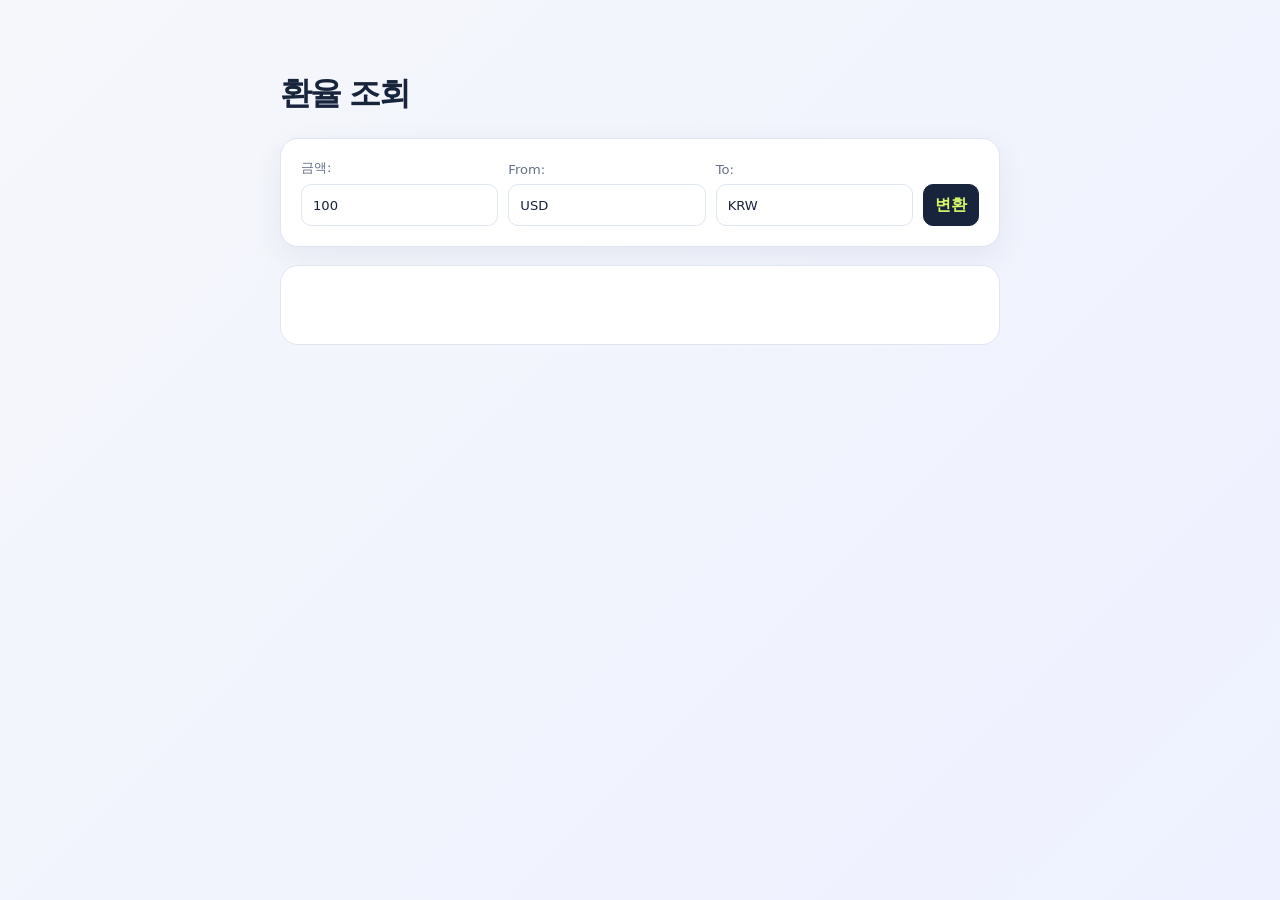
<file: exchange.html>
<!doctype html>
<html lang="ko">
<head>
  <meta charset="utf-8" />
  <title>환율 조회</title>
  <meta name="viewport" content="width=device-width, initial-scale=1" />
  <link rel="stylesheet" href="styles.css" />
</head>
<body>
  <main class="container">
    <h1>환율 조회</h1>
    <form id="exchange-form">
      <label>금액: <input type="number" id="amount" value="100" step="any" min="0" /></label>
      <label>From: <input type="text" id="from" value="USD" /></label>
      <label>To: <input type="text" id="to" value="KRW" /></label>
      <button type="submit">변환</button>
    </form>
    <section id="result" aria-live="polite"></section>
  </main>

  <script>
    const form = document.getElementById("exchange-form");
    const resultEl = document.getElementById("result");

    form.addEventListener("submit", async (e) => {
      e.preventDefault();

      const amountRaw = document.getElementById("amount").value;
      const amount = Number(amountRaw);
      const from = document.getElementById("from").value.trim().toUpperCase();
      const to = document.getElementById("to").value.trim().toUpperCase();

      if (!from || !to || from.length !== 3 || to.length !== 3) {
        resultEl.innerHTML = `<span class="error">통화 코드를 정확히 입력하세요 (예: USD, KRW).</span>`;
        return;
      }

      if (!Number.isFinite(amount) || amount <= 0) {
        resultEl.innerHTML = `<span class="error">금액은 0보다 큰 숫자여야 합니다.</span>`;
        return;
      }

      resultEl.textContent = "조회 중...";

      try {
        const url = `https://api.exchangerate.host/convert?from=${encodeURIComponent(from)}&to=${encodeURIComponent(to)}&amount=${encodeURIComponent(amount)}`;
        const res = await fetch(url);
        const data = await res.json();

        if (!data || data.success === false || data.result == null) {
          resultEl.innerHTML = `<span class="error">API 오류: 요청이 실패했습니다.<br>통화 코드 또는 금액을 다시 확인해주세요.</span>`;
          return;
        }

        const converted = Number(data.result);
        const rate = data.info?.rate;
        const date = data.date;

        const formatNumber = (n) =>
          new Intl.NumberFormat(undefined, { maximumFractionDigits: 6 }).format(n);

        resultEl.innerHTML = `
          ${formatNumber(amount)} ${from} = ${formatNumber(converted)} ${to}<br>
          환율(${from}→${to}): ${formatNumber(rate)}<br>
          <span class="muted">기준일: ${date}</span>
        `;
      } catch (err) {
        resultEl.innerHTML = `<span class="error">네트워크 오류: ${err?.message || "요청 중 문제가 발생했습니다."}</span>`;
      }
    });
  </script>
</body>
</html>
</file>
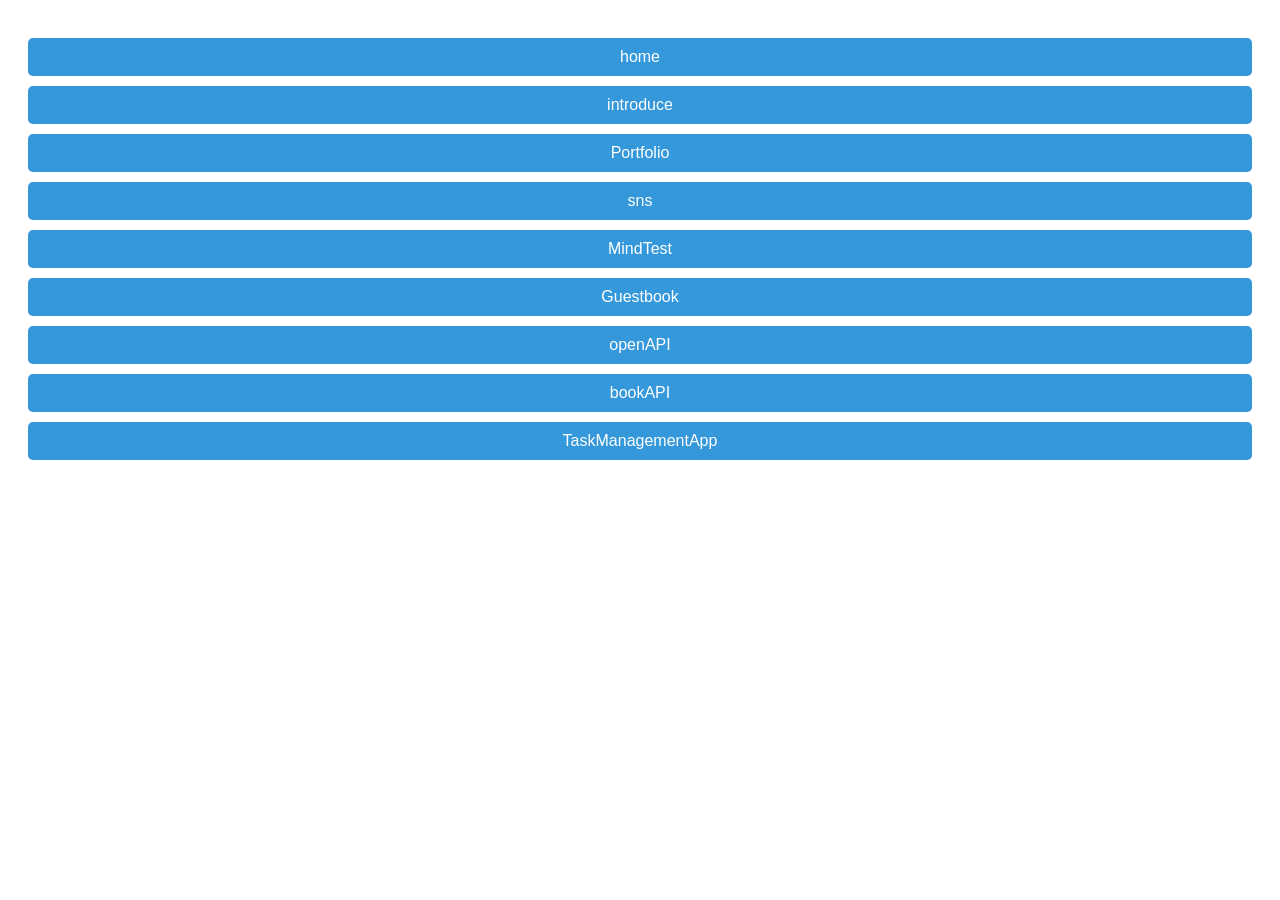
<file: left.html>
<!DOCTYPE html>
<html lang="ko">
<head>
  <meta charset="UTF-8">
  <title>메뉴</title>
  <style>
    body {
      font-family: 'Segoe UI', sans-serif;
      background-color: #ffffff; /* 배경색을 흰색으로 변경 */
      padding: 20px;
    }

    h2 {
      margin-bottom: 20px;
      color: #2c3e50;
    }

    button {
      display: block;
      width: 100%;
      margin: 10px 0;
      padding: 10px;
      font-size: 16px;
      background-color: #3498db;
      color: white;
      border: none;
      border-radius: 5px;
      cursor: pointer;
    }

    button:hover {
      background-color: #2980b9;
    }
  </style>
</head>
<body>
  <button onclick="parent.main.location.href='main.html'">home</button>
  <button onclick="parent.main.location.href='self.html'">introduce</button>
  <button onclick="parent.main.location.href='portfolio.html'">Portfolio</button>
  <button onclick="parent.main.location.href='sns.html'">sns</button>
  <button onclick="parent.main.location.href='cat.html'">MindTest</button>
  <button onclick="parent.main.location.href='guestbook.html'">Guestbook</button>
  <button onclick="parent.main.location.href='exchange.html'">openAPI</button>
  <button onclick="parent.main.location.href='doc/book.html'">bookAPI</button>
  <button onclick="parent.main.location.href='task/task.html'">TaskManagementApp</button>
</body>
</html>
</file>
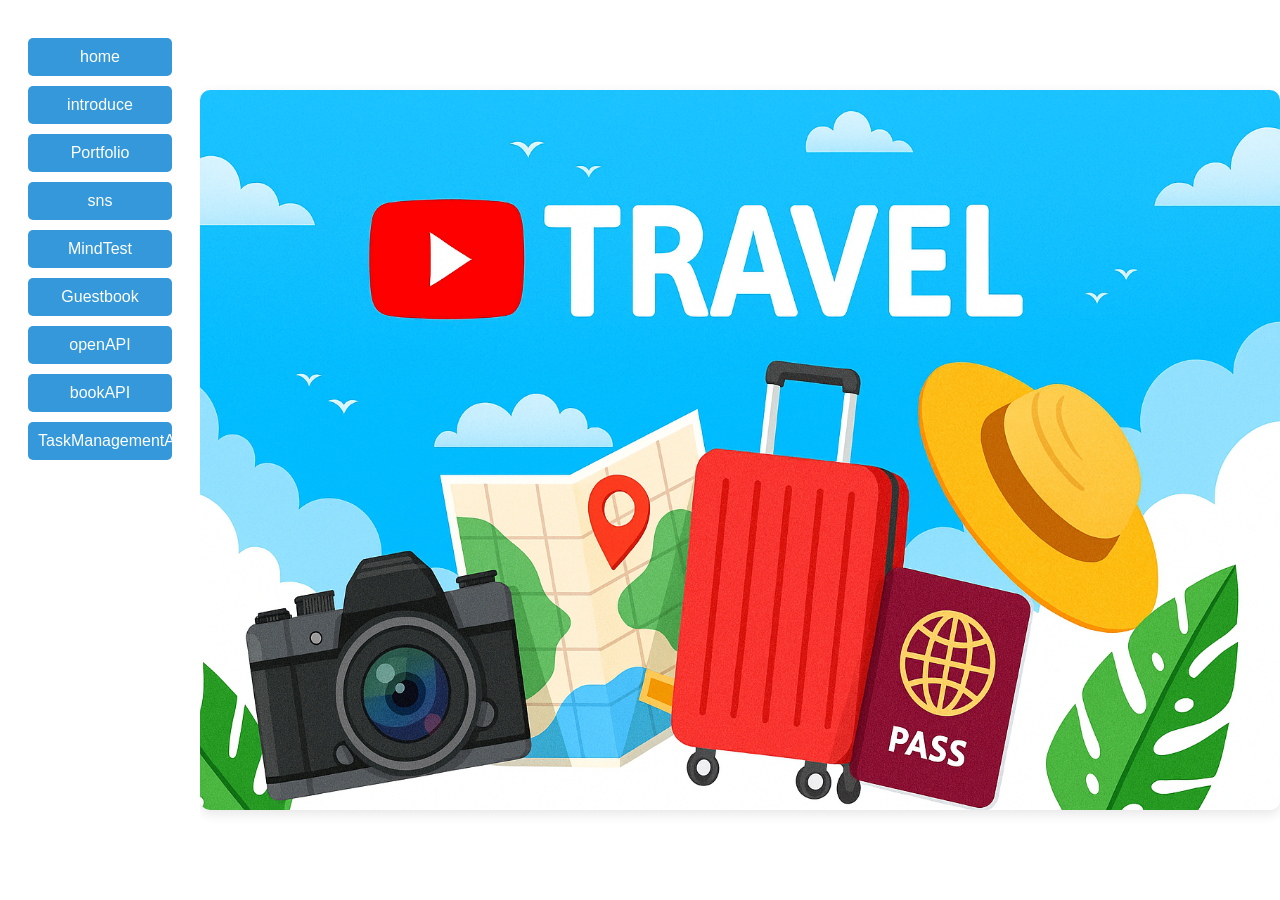
<file: legacy.html>
<!doctype html>
<html lang="ko">
<head>
  <meta charset="utf-8" />
  <meta name="viewport" content="width=device-width, initial-scale=1" />
  <title>fox9's HomePage — legacy</title>
</head>
<frameset cols="200,*" frameborder="0" border="0">
  <frame src="left.html" name="left" scrolling="no" frameborder="0" />
  <frame src="main.html" name="main" scrolling="no" frameborder="0" />
</frameset>
</html>
</file>
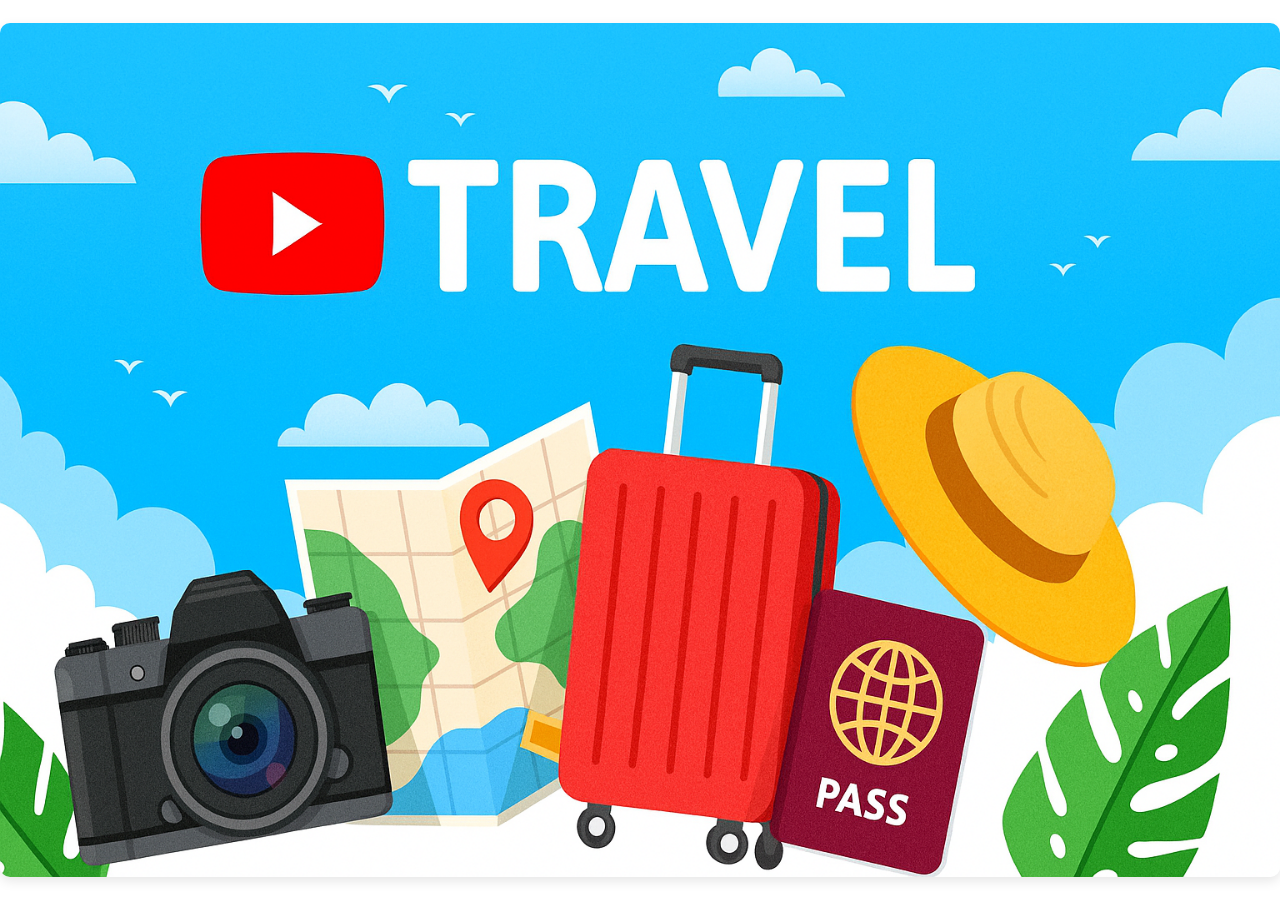
<file: main.html>
<!DOCTYPE html>
<html lang="ko">
<head>
  <meta charset="UTF-8">
  <meta name="viewport" content="width=device-width, initial-scale=1.0">
  <title>성심당 모집 포스터</title>
  <style>
    body {
      margin: 0;
      padding: 0;
      background-color: #ffffff;
      display: flex;
      justify-content: center;
      align-items: center;
      height: 100vh;
      font-family: 'Segoe UI', sans-serif;
    }

    img {
      max-width: 100%;
      width: auto;
      height: auto;
      box-shadow: 0 4px 12px rgba(0,0,0,0.1);
      border-radius: 10px;
    }
  </style>
</head>
<body>
  <img src="./images/avibrantyoutubech.png" alt="여행 테마 포스터">
</body>
</html>
</file>
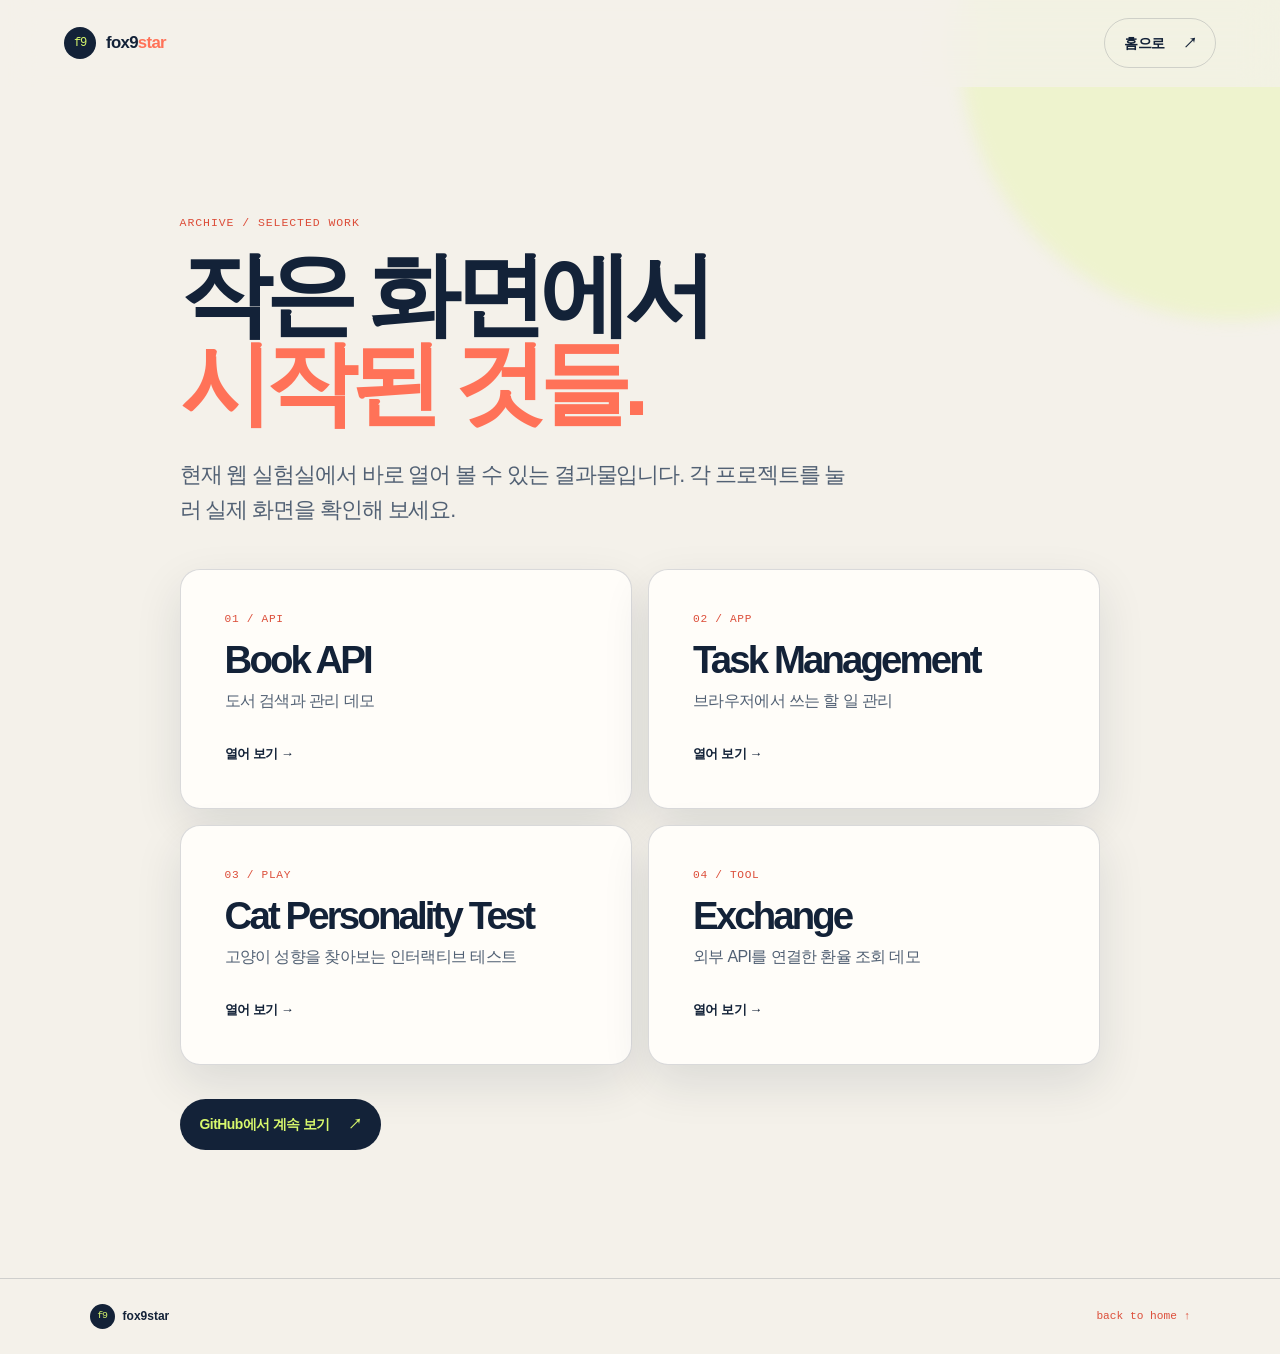
<file: portfolio.html>
<!doctype html>
<html lang="ko">
<head>
  <meta charset="utf-8" />
  <meta name="viewport" content="width=device-width, initial-scale=1" />
  <title>포트폴리오 — fox9star</title>
  <link rel="stylesheet" href="site.css" />
</head>
<body>
  <div class="site-shell">
    <header class="site-header">
      <a class="brand" href="index.html" aria-label="fox9star 홈으로 이동"><span class="brand-mark">f9</span><span>fox9<span class="brand-accent">star</span></span></a>
      <a class="button button-quiet" href="index.html">홈으로 <span aria-hidden="true">↗</span></a>
    </header>
    <main class="archive-page section-pad">
      <p class="eyebrow">archive / selected work</p>
      <h1>작은 화면에서<br /><em>시작된 것들.</em></h1>
      <p class="archive-lead">현재 웹 실험실에서 바로 열어 볼 수 있는 결과물입니다. 각 프로젝트를 눌러 실제 화면을 확인해 보세요.</p>
      <div class="archive-grid">
        <a class="archive-card archive-link" href="doc/book.html"><span class="archive-number">01 / API</span><h2>Book API</h2><p>도서 검색과 관리 데모</p><span class="text-link">열어 보기 →</span></a>
        <a class="archive-card archive-link" href="task/task.html"><span class="archive-number">02 / APP</span><h2>Task Management</h2><p>브라우저에서 쓰는 할 일 관리</p><span class="text-link">열어 보기 →</span></a>
        <a class="archive-card archive-link" href="cat.html"><span class="archive-number">03 / PLAY</span><h2>Cat Personality Test</h2><p>고양이 성향을 찾아보는 인터랙티브 테스트</p><span class="text-link">열어 보기 →</span></a>
        <a class="archive-card archive-link" href="exchange.html"><span class="archive-number">04 / TOOL</span><h2>Exchange</h2><p>외부 API를 연결한 환율 조회 데모</p><span class="text-link">열어 보기 →</span></a>
      </div>
      <div class="archive-actions"><a class="button button-primary" href="https://github.com/fox9star" target="_blank" rel="noreferrer">GitHub에서 계속 보기 <span aria-hidden="true">↗</span></a></div>
    </main>
    <footer class="site-footer"><div><span class="footer-mark">f9</span> fox9star</div><a href="index.html">back to home ↑</a></footer>
  </div>
</body>
</html>
</file>
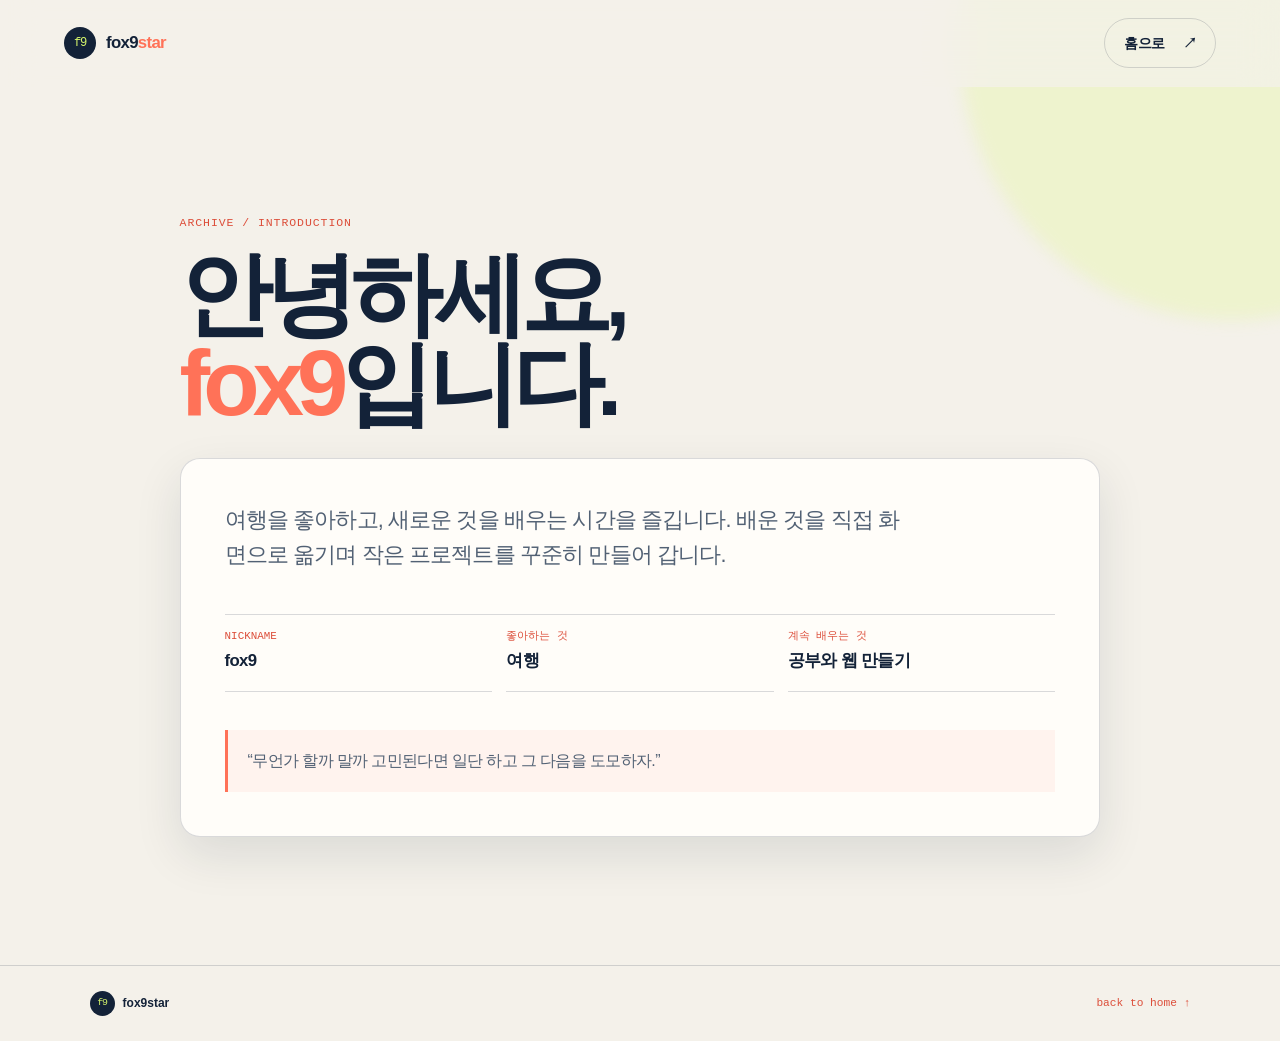
<file: self.html>
<!doctype html>
<html lang="ko">
<head>
  <meta charset="utf-8" />
  <meta name="viewport" content="width=device-width, initial-scale=1" />
  <title>소개 — fox9star</title>
  <link rel="stylesheet" href="site.css" />
</head>
<body>
  <div class="site-shell">
    <header class="site-header">
      <a class="brand" href="index.html" aria-label="fox9star 홈으로 이동"><span class="brand-mark">f9</span><span>fox9<span class="brand-accent">star</span></span></a>
      <a class="button button-quiet" href="index.html">홈으로 <span aria-hidden="true">↗</span></a>
    </header>
    <main class="archive-page section-pad">
      <p class="eyebrow">archive / introduction</p>
      <h1>안녕하세요,<br /><em>fox9</em>입니다.</h1>
      <div class="archive-card">
        <p class="archive-lead">여행을 좋아하고, 새로운 것을 배우는 시간을 즐깁니다. 배운 것을 직접 화면으로 옮기며 작은 프로젝트를 꾸준히 만들어 갑니다.</p>
        <dl class="profile-list">
          <div><dt>nickname</dt><dd>fox9</dd></div>
          <div><dt>좋아하는 것</dt><dd>여행</dd></div>
          <div><dt>계속 배우는 것</dt><dd>공부와 웹 만들기</dd></div>
        </dl>
        <blockquote>“무언가 할까 말까 고민된다면 일단 하고 그 다음을 도모하자.”</blockquote>
      </div>
    </main>
    <footer class="site-footer"><div><span class="footer-mark">f9</span> fox9star</div><a href="index.html">back to home ↑</a></footer>
  </div>
</body>
</html>
</file>
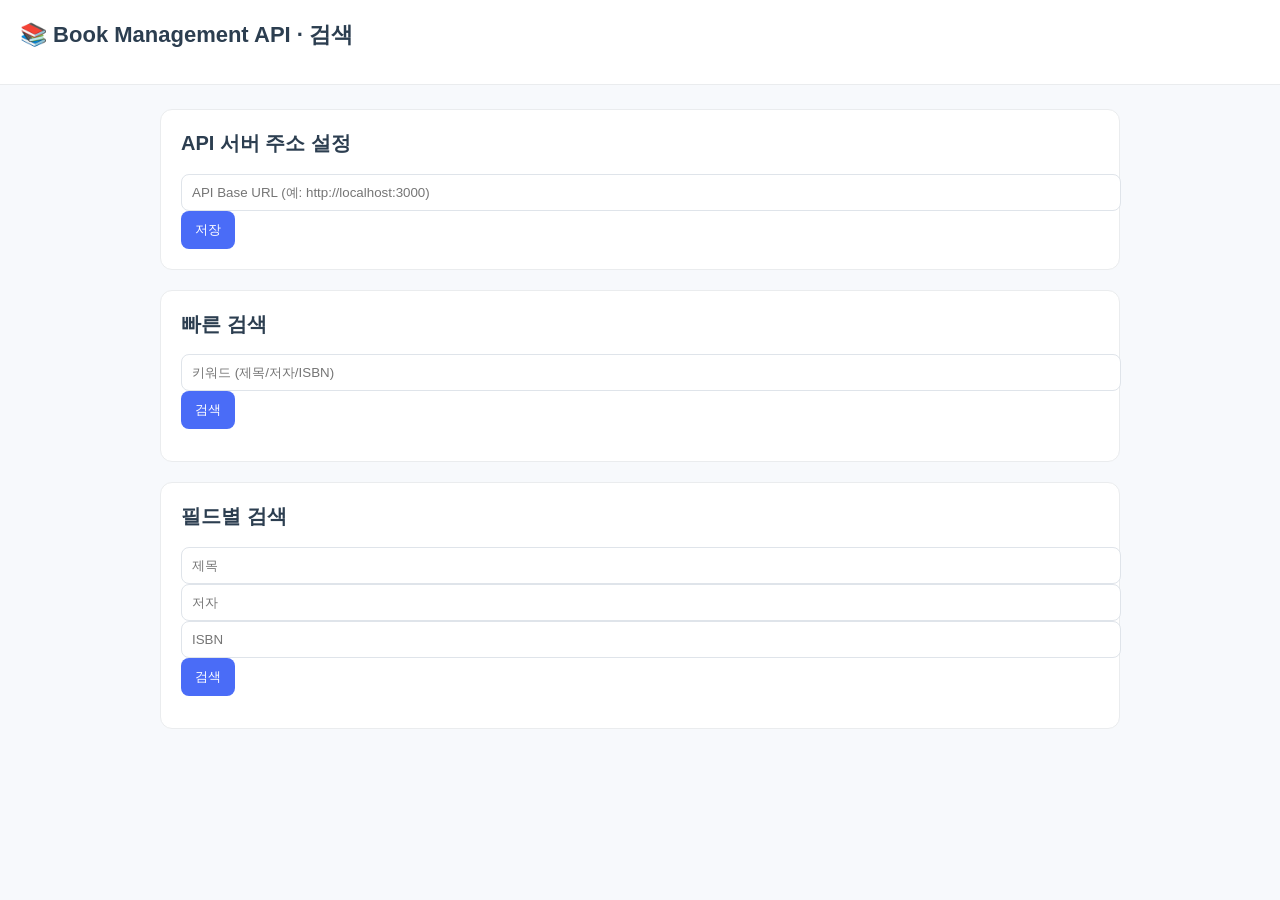
<file: doc/book.html>
<!DOCTYPE html>
<html lang="ko">
<head>
  <meta charset="UTF-8" />
  <meta name="viewport" content="width=device-width, initial-scale=1.0"/>
  <title>📚 Book Management API · 검색 데모</title>
  <style>
    :root { --bg:#f7f9fc; --text:#2c3e50; --muted:#6c7a89; --primary:#4a6cf7; --card:#fff; --code:#f0f2f5; }
    body { margin:0; background:var(--bg); color:var(--text); font-family:'Noto Sans KR', Arial, sans-serif; }
    header { background:var(--card); border-bottom:1px solid #eaecee; padding:20px; position:sticky; top:0; }
    main { max-width:960px; margin:24px auto; padding:0 16px; }
    .card { background:var(--card); border:1px solid #eaecee; border-radius:12px; padding:20px; margin-bottom:20px; }
    h1 { margin:0; font-size:22px; }
    h2 { margin-top:0; font-size:20px; }
    .row { display:grid; grid-template-columns:1fr auto; gap:12px; }
    input { padding:10px; border:1px solid #dfe4ea; border-radius:8px; width:100%; }
    button { background:var(--primary); color:#fff; border:none; padding:10px 14px; border-radius:8px; cursor:pointer; }
    table { width:100%; border-collapse:collapse; margin-top:12px; }
    th, td { border-bottom:1px solid #eceff3; padding:10px; text-align:left; }
    .note { color:var(--muted); font-size:14px; }
    #results, #fieldResults { max-height:300px; overflow-y:auto; margin-top:12px; }
  </style>
</head>
<body>
  <header>
    <h1>📚 Book Management API · 검색</h1>
    <p class="note"></p>
    <!--GitHub Pages는 정적 문서를 제공하며, 검색은 외부 실행 중인 API 서버에 요청합니다.-->

    
  </header>

  <main>
    <section class="card">
      <h2>API 서버 주소 설정</h2>
      <input id="baseUrl" placeholder="API Base URL (예: http://localhost:3000)" />
      <button id="saveUrl">저장</button>
    </section>

    <section class="card">
      <h2>빠른 검색</h2>
      <input id="query" placeholder="키워드 (제목/저자/ISBN)" />
      <button id="searchBtn">검색</button>
      <div id="results"></div>
    </section>

    <section class="card">
      <h2>필드별 검색</h2>
      <input id="title" placeholder="제목" />
      <input id="author" placeholder="저자" />
      <input id="isbn" placeholder="ISBN" />
      <button id="fieldSearchBtn">검색</button>
      <div id="fieldResults"></div>
    </section>
  </main>

  <script>
    const baseUrlInput = document.getElementById('baseUrl');
    const saveUrlBtn = document.getElementById('saveUrl');
    const queryInput = document.getElementById('query');
    const searchBtn = document.getElementById('searchBtn');
    const resultsDiv = document.getElementById('results');
    const titleInput = document.getElementById('title');
    const authorInput = document.getElementById('author');
    const isbnInput = document.getElementById('isbn');
    const fieldSearchBtn = document.getElementById('fieldSearchBtn');
    const fieldResultsDiv = document.getElementById('fieldResults');

    baseUrlInput.value = localStorage.getItem('bookapi_baseurl') || '';
    saveUrlBtn.onclick = () => {
      localStorage.setItem('bookapi_baseurl', baseUrlInput.value.trim());
      alert('API 주소가 저장되었습니다.');
    };

    async function fetchJSON(url) {
      const res = await fetch(url);
      if (!res.ok) throw new Error('요청 실패: ' + res.status);
      return res.json();
    }

    function renderTable(container, items) {
      if (!items.length) {
        container.innerHTML = '<p class="note">검색 결과가 없습니다.</p>';
        return;
      }
      const rows = items.map(b => `
        <tr><td>${b.title||''}</td><td>${b.author||''}</td><td>${b.isbn||''}</td><td>${b.year||''}</td></tr>
</file>
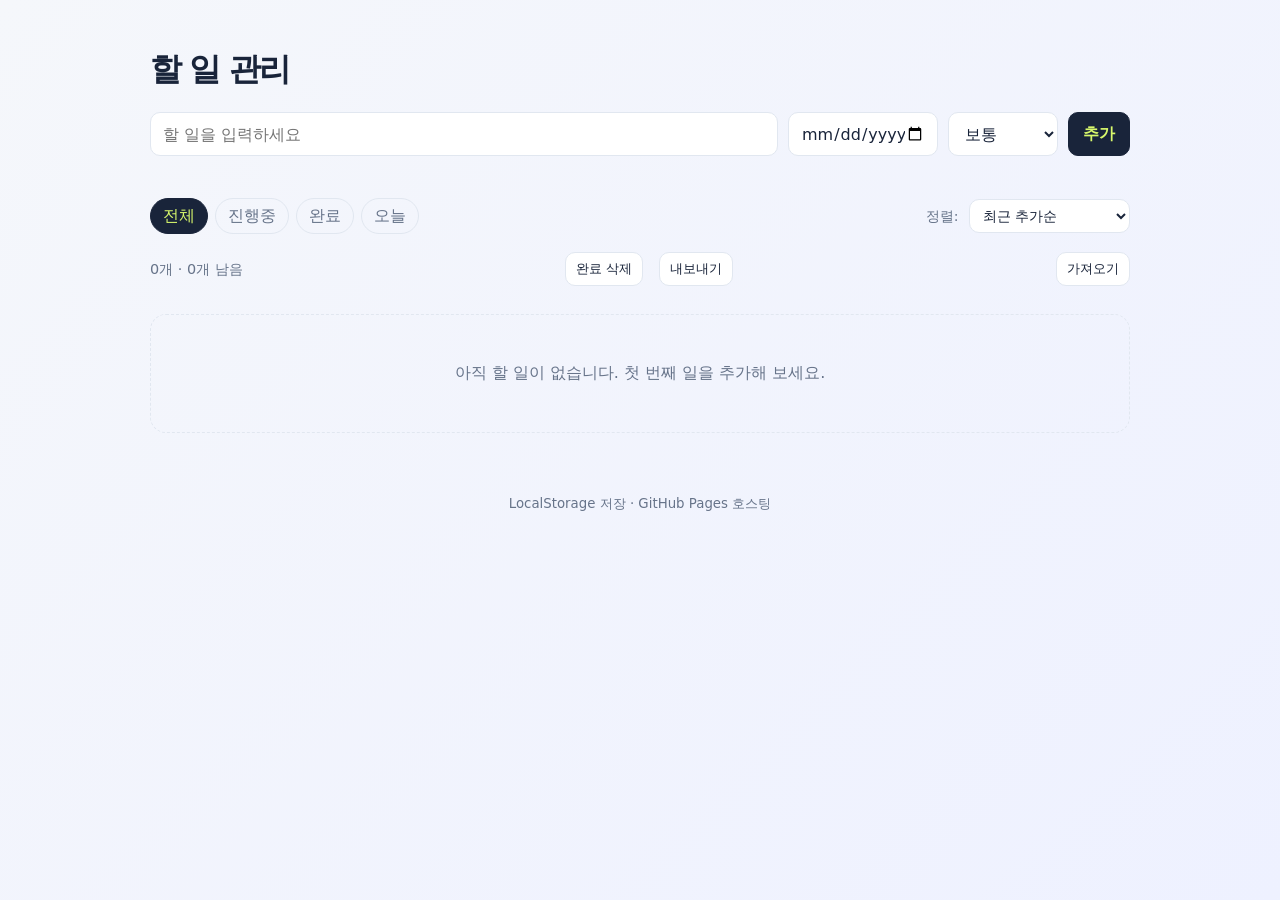
<file: task/task.html>
<!doctype html>
<html lang="ko">
<head>
  <meta charset="utf-8" />
  <meta name="viewport" content="width=device-width, initial-scale=1" />
  <title>Task Management App — fox9star</title>
  <link rel="stylesheet" href="styles.css" />
</head>
<body>
  <header class="app-header">
    <h1>할 일 관리</h1>
    <div class="controls">
      <input id="new-title" type="text" placeholder="할 일을 입력하세요" aria-label="할 일 제목" />
      <input id="new-due" type="date" aria-label="마감일" />
      <select id="new-priority" aria-label="우선순위">
        <option value="medium" selected>보통</option>
        <option value="high">높음</option>
        <option value="low">낮음</option>
      </select>
      <button id="add-btn" class="primary">추가</button>
    </div>
  </header>

  <main>
    <section class="toolbar">
      <div class="filters" role="tablist" aria-label="필터">
        <button class="tab active" data-filter="all" role="tab" aria-selected="true">전체</button>
        <button class="tab" data-filter="active" role="tab">진행중</button>
        <button class="tab" data-filter="completed" role="tab">완료</button>
        <button class="tab" data-filter="today" role="tab">오늘</button>
      </div>
      <div class="sort">
        <label>
          정렬:
          <select id="sort-select" aria-label="정렬">
            <option value="created-desc">최근 추가순</option>
            <option value="due-asc">마감일 오름차순</option>
            <option value="priority-desc">우선순위 높음 우선</option>
          </select>
        </label>
      </div>
    </section>

    <section class="stats">
      <span id="stats-count">0개</span>
      <button id="clear-completed" class="ghost">완료 삭제</button>
      <button id="export-json" class="ghost">내보내기</button>
      <input id="import-file" type="file" accept="application/json" hidden />
      <button id="import-json" class="ghost">가져오기</button>
    </section>

    <section id="list" class="task-list" aria-live="polite"></section>
  </main>

  <template id="task-item-template">
    <article class="task-item">
      <label class="checkbox">
        <input type="checkbox" class="complete-toggle" aria-label="완료 토글" />
      </label>
      <div class="content">
        <div class="row">
          <input class="title-input" />
          <span class="badge priority"></span>
        </div>
        <div class="meta">
          <input type="date" class="due-input" />
          <textarea class="notes-input" rows="1" placeholder="메모 (선택)"></textarea>
        </div>
      </div>
      <div class="actions">
        <button class="dup-btn" title="복제">↺</button>
        <button class="del-btn" title="삭제">✕</button>
      </div>
    </article>
  </template>

  <footer class="app-footer">
    <small>LocalStorage 저장 · GitHub Pages 호스팅</small>
  </footer>

  <script src="app.js"></script>
</body>
</html>
</file>
<file: site.css>
:root {
  --ink: #132238;
  --ink-soft: #526174;
  --paper: #f4f1ea;
  --paper-deep: #eae5da;
  --white: #fffdf9;
  --line: rgba(19, 34, 56, 0.16);
  --orange: #ff7258;
  --orange-dark: #dc4e3a;
  --blue: #5d7cff;
  --lime: #d8f86c;
  --shadow: 0 18px 48px rgba(19, 34, 56, 0.11);
  --radius-lg: 30px;
  --radius-md: 20px;
  --mono: 'DM Mono', 'SFMono-Regular', Consolas, monospace;
  --sans: 'Space Grotesk', 'Noto Sans KR', 'Apple SD Gothic Neo', sans-serif;
}

* { box-sizing: border-box; }
html { scroll-behavior: smooth; }
body { margin: 0; background: var(--paper); color: var(--ink); font-family: var(--sans); line-height: 1.6; overflow-x: hidden; }
body::before { position: fixed; inset: 0; z-index: -2; background-image: radial-gradient(rgba(19, 34, 56, 0.08) 0.7px, transparent 0.7px); background-size: 18px 18px; content: ''; pointer-events: none; }
body::after { position: fixed; top: -14rem; right: -14rem; z-index: -1; width: 34rem; height: 34rem; border-radius: 50%; background: rgba(216, 248, 108, 0.22); filter: blur(8px); content: ''; pointer-events: none; }
a { color: inherit; text-decoration: none; }
button, a { -webkit-tap-highlight-color: transparent; }
button:focus-visible, a:focus-visible { outline: 3px solid var(--orange); outline-offset: 4px; }
.site-shell { width: min(100%, 1440px); margin: 0 auto; }
.site-header { position: sticky; top: 0; z-index: 20; display: flex; align-items: center; justify-content: space-between; min-height: 78px; padding: 18px clamp(24px, 5vw, 76px); border-bottom: 1px solid transparent; background: rgba(244, 241, 234, 0.78); backdrop-filter: blur(18px); transition: border-color 180ms ease, box-shadow 180ms ease; }
.site-header.is-scrolled { border-color: var(--line); box-shadow: 0 8px 24px rgba(19, 34, 56, 0.06); }
.brand { display: inline-flex; align-items: center; gap: 10px; font-size: 1.05rem; font-weight: 700; letter-spacing: -0.04em; }
.brand-mark, .footer-mark { display: inline-grid; width: 32px; height: 32px; place-items: center; border-radius: 50%; background: var(--ink); color: var(--lime); font: 500 0.76rem/1 var(--mono); letter-spacing: -0.1em; }
.brand-accent { color: var(--orange); }
.site-nav { display: flex; align-items: center; gap: clamp(18px, 3vw, 38px); font: 500 0.78rem/1 var(--mono); text-transform: uppercase; letter-spacing: 0.03em; }
.site-nav a { color: var(--ink-soft); transition: color 160ms ease; }
.site-nav a:hover { color: var(--orange-dark); }
.site-nav .nav-github { padding: 10px 14px; border: 1px solid var(--ink); border-radius: 999px; color: var(--ink); }
.site-nav .nav-github:hover { background: var(--ink); color: var(--lime); }
.menu-toggle { display: none; flex: 0 0 36px; width: 36px; height: 36px; align-items: center; justify-content: center; padding: 5px; border: 1px solid var(--ink); border-radius: 50%; background: var(--white); color: var(--ink); cursor: pointer; }
.menu-toggle::before { content: '☰'; font: 500 0.95rem/1 var(--mono); }
.menu-toggle > span:not(.sr-only) { display: none; }
.section-pad { padding: clamp(76px, 10vw, 148px) clamp(24px, 7vw, 110px); }
.hero { display: grid; grid-template-columns: minmax(0, 1.02fr) minmax(380px, 0.98fr); align-items: center; gap: clamp(42px, 7vw, 100px); min-height: min(850px, calc(100vh - 78px)); padding-top: clamp(66px, 8vw, 110px); }
.eyebrow { margin: 0 0 20px; color: var(--orange-dark); font: 500 0.72rem/1.4 var(--mono); letter-spacing: 0.08em; text-transform: uppercase; }
.eyebrow-light { color: var(--lime); }
.status-dot { display: inline-block; width: 7px; height: 7px; margin-right: 8px; border-radius: 50%; background: #6fdb70; box-shadow: 0 0 0 5px rgba(111, 219, 112, 0.17); vertical-align: 1px; }
h1, h2, h3, p { margin-top: 0; }
h1, h2, h3 { letter-spacing: -0.075em; }
h1 { max-width: 740px; margin-bottom: 28px; font-size: clamp(3.5rem, 7.2vw, 7.9rem); font-weight: 700; line-height: 0.96; }
h1 em { color: var(--orange); font-style: normal; }
h2 { margin-bottom: 22px; font-size: clamp(2.65rem, 5vw, 5.6rem); font-weight: 700; line-height: 0.98; }
h2 span { color: var(--orange); }
.hero-intro { max-width: 500px; margin-bottom: 30px; color: var(--ink-soft); font-size: clamp(1rem, 1.35vw, 1.18rem); letter-spacing: -0.04em; }
.hero-actions { display: flex; flex-wrap: wrap; gap: 12px; margin-bottom: 32px; }
.button { display: inline-flex; align-items: center; justify-content: center; gap: 18px; min-height: 50px; padding: 13px 19px; border: 1px solid transparent; border-radius: 999px; font-size: 0.87rem; font-weight: 600; letter-spacing: -0.04em; transition: transform 180ms ease, box-shadow 180ms ease, background 180ms ease, color 180ms ease; }
.button:hover { transform: translateY(-3px); box-shadow: 0 10px 22px rgba(19, 34, 56, 0.13); }
.button-primary { background: var(--ink); color: var(--lime); }
.button-primary:hover { background: var(--orange-dark); color: var(--white); }
.button-quiet { border-color: var(--line); color: var(--ink); }
.button-quiet:hover { border-color: var(--ink); background: var(--white); }
.hero-note { max-width: 430px; margin: 0; padding-left: 16px; border-left: 2px solid var(--orange); color: var(--ink-soft); font-size: 0.82rem; letter-spacing: -0.03em; }
.hero-visual { position: relative; }
.visual-frame { position: relative; padding: 13px; border: 1px solid var(--ink); border-radius: var(--radius-lg); background: var(--white); box-shadow: 18px 20px 0 var(--orange); transform: rotate(2.2deg); }
.visual-topline { display: flex; justify-content: space-between; padding: 7px 7px 13px; color: var(--ink-soft); font: 500 0.63rem/1 var(--mono); letter-spacing: 0.04em; text-transform: uppercase; }
.visual-frame img { display: block; width: 100%; height: clamp(300px, 39vw, 525px); border-radius: 17px; object-fit: cover; object-position: center; }
.visual-sticker { position: absolute; right: -25px; bottom: 36px; display: grid; width: 86px; height: 86px; place-items: center; border-radius: 50%; background: var(--lime); color: var(--ink); font: 500 0.68rem/1.2 var(--mono); text-align: center; transform: rotate(10deg); }
.visual-caption { max-width: 280px; margin: 42px 0 0 auto; color: var(--ink-soft); font-size: 0.82rem; letter-spacing: -0.03em; }
.about { display: grid; grid-template-columns: minmax(220px, 0.75fr) minmax(0, 1.25fr); gap: clamp(46px, 10vw, 160px); border-top: 1px solid var(--line); }
.section-heading h2 { margin-bottom: 0; }
.about-content { padding-top: 51px; }
.lead-copy { max-width: 650px; margin-bottom: 42px; color: var(--ink-soft); font-size: clamp(1.15rem, 2vw, 1.65rem); line-height: 1.55; letter-spacing: -0.06em; }
.fact-list { display: grid; grid-template-columns: repeat(3, 1fr); gap: 12px; border-top: 1px solid var(--line); }
.fact { padding: 16px 0; color: var(--ink-soft); font-size: 0.86rem; letter-spacing: -0.04em; }
.fact-number { display: block; margin-bottom: 8px; color: var(--orange-dark); font: 500 0.7rem/1 var(--mono); }
.works { background: var(--paper-deep); }
.works-heading { display: flex; flex-wrap: wrap; align-items: end; justify-content: space-between; gap: 24px; margin-bottom: 52px; }
.works-heading > p:last-child { max-width: 250px; margin: 0 0 5px; color: var(--ink-soft); font-size: 0.85rem; letter-spacing: -0.04em; }
.work-grid { display: grid; grid-template-columns: repeat(2, minmax(0, 1fr)); gap: 17px; }
.work-card { position: relative; display: flex; min-height: 345px; flex-direction: column; padding: clamp(24px, 3vw, 36px); overflow: hidden; border: 1px solid var(--ink); border-radius: var(--radius-md); background: var(--white); transition: transform 220ms ease, box-shadow 220ms ease; }
.work-card:hover { transform: translateY(-6px) rotate(-0.5deg); box-shadow: var(--shadow); }
.work-card-top { display: flex; align-items: center; justify-content: space-between; color: var(--ink-soft); font: 500 0.72rem/1 var(--mono); }
.work-arrow { display: grid; width: 34px; height: 34px; place-items: center; border: 1px solid currentColor; border-radius: 50%; font-size: 1rem; transition: background 180ms ease, color 180ms ease; }
.work-card:hover .work-arrow { background: var(--ink); color: var(--lime); }
.work-icon { display: grid; width: 58px; height: 58px; margin: 42px 0 22px; place-items: center; border: 1px solid var(--ink); border-radius: 18px; font-size: 2rem; font-weight: 500; line-height: 1; }
.icon-book { background: #ffe1d8; }
.icon-check { background: #eafd8e; }
.icon-spark { background: #cdd8ff; }
.icon-star { background: #38465c; color: var(--lime); }
.work-type { margin-bottom: 10px; color: var(--ink-soft); font: 500 0.68rem/1.4 var(--mono); letter-spacing: 0.05em; }
.work-card h3 { margin-bottom: 10px; font-size: clamp(1.7rem, 2.8vw, 2.3rem); line-height: 1; }
.work-card > p:not(.work-type) { max-width: 430px; margin-bottom: 24px; color: var(--ink-soft); font-size: 0.9rem; letter-spacing: -0.04em; }
.text-link { display: inline-flex; align-items: center; gap: 10px; margin-top: auto; font-size: 0.82rem; font-weight: 600; letter-spacing: -0.04em; }
.text-link span { color: var(--orange-dark); transition: transform 160ms ease; }
.text-link:hover span { transform: translateX(4px); }
.link-row { display: flex; flex-wrap: wrap; gap: 22px; margin-top: auto; }
.work-card-lime { background: var(--lime); }
.work-card-blue { background: var(--blue); color: var(--white); }
.work-card-blue .work-card-top, .work-card-blue .work-type, .work-card-blue > p:not(.work-type) { color: rgba(255, 255, 255, 0.76); }
.work-card-blue .work-arrow, .work-card-blue .work-icon { border-color: var(--white); }
.work-card-blue .text-link span { color: var(--lime); }
.work-card-dark { background: var(--ink); color: var(--white); }
.work-card-dark .work-card-top, .work-card-dark .work-type, .work-card-dark > p:not(.work-type) { color: rgba(255, 255, 255, 0.67); }
.work-card-dark .work-arrow, .work-card-dark .work-icon { border-color: rgba(255, 255, 255, 0.75); }
.work-card-dark .text-link span { color: var(--lime); }
.lab { padding-top: clamp(76px, 9vw, 130px); padding-bottom: clamp(76px, 9vw, 130px); }
.lab-panel { display: grid; grid-template-columns: 1fr 0.8fr; min-height: 490px; overflow: hidden; border-radius: var(--radius-lg); background: var(--ink); color: var(--white); }
.lab-copy { padding: clamp(34px, 6vw, 78px); }
.lab-copy h2 { margin-bottom: 24px; color: var(--white); }
.lab-copy h2 span { color: var(--lime); }
.lab-copy > p:not(.eyebrow) { max-width: 470px; margin-bottom: 28px; color: rgba(255, 255, 255, 0.72); letter-spacing: -0.04em; }
.tag-list { display: flex; flex-wrap: wrap; gap: 8px; }
.tag-list span { padding: 8px 11px; border: 1px solid rgba(216, 248, 108, 0.55); border-radius: 999px; color: var(--lime); font: 500 0.7rem/1 var(--mono); }
.lab-art { position: relative; display: grid; min-height: 420px; place-items: center; overflow: hidden; background: var(--orange); }
.lab-art::before, .lab-art::after { position: absolute; width: 160%; height: 1px; background: rgba(19, 34, 56, 0.35); content: ''; transform: rotate(-31deg); }
.lab-art::after { transform: rotate(31deg); }
.orbit { position: absolute; border: 1px solid rgba(19, 34, 56, 0.45); border-radius: 50%; transform: rotate(-25deg); }
.orbit-one { width: 330px; height: 160px; }
.orbit-two { width: 450px; height: 215px; transform: rotate(25deg); }
.orbit-dot { position: absolute; width: 20px; height: 20px; border: 3px solid var(--ink); border-radius: 50%; background: var(--lime); }
.dot-one { top: 26%; right: 24%; }
.dot-two { bottom: 23%; left: 25%; background: var(--blue); }
.lab-symbol { position: relative; z-index: 1; display: grid; width: 142px; height: 142px; place-items: center; border: 2px solid var(--ink); border-radius: 50%; background: var(--lime); color: var(--ink); font: 500 2.7rem/1 var(--mono); letter-spacing: -0.15em; box-shadow: 12px 12px 0 rgba(19, 34, 56, 0.88); }
.closing { padding-top: clamp(60px, 9vw, 130px); padding-bottom: clamp(90px, 12vw, 180px); text-align: center; }
.closing .eyebrow { margin-bottom: 24px; }
.closing h2 { margin-bottom: 20px; }
.closing h2 span { color: var(--blue); }
.closing > p:not(.eyebrow) { margin-bottom: 27px; color: var(--ink-soft); font-size: 0.92rem; }
.site-footer { display: flex; align-items: center; justify-content: space-between; gap: 20px; padding: 25px clamp(24px, 7vw, 110px); border-top: 1px solid var(--line); color: var(--ink-soft); font-size: 0.75rem; }
.site-footer > div { display: flex; align-items: center; gap: 8px; color: var(--ink); font-weight: 600; }
.footer-mark { width: 25px; height: 25px; font-size: 0.62rem; }
.site-footer p { margin: 0; }
.site-footer > a { color: var(--orange-dark); font: 500 0.7rem/1 var(--mono); }
.archive-page { max-width: 1100px; margin: 0 auto; }
.archive-page > h1 { max-width: 820px; margin-bottom: 30px; }
.archive-lead { max-width: 680px; margin-bottom: 42px; color: var(--ink-soft); font-size: clamp(1.05rem, 1.8vw, 1.35rem); letter-spacing: -0.05em; }
.archive-card { padding: clamp(24px, 4vw, 44px); border: 1px solid var(--line); border-radius: var(--radius-md); background: var(--white); box-shadow: var(--shadow); }
.archive-card.archive-link { display: flex; min-height: 240px; flex-direction: column; transition: transform 180ms ease, box-shadow 180ms ease; }
.archive-card.archive-link:hover { transform: translateY(-5px); box-shadow: 0 20px 45px rgba(19, 34, 56, 0.14); }
.archive-card h2 { margin: 15px 0 10px; font-size: clamp(1.8rem, 3vw, 2.8rem); }
.archive-card p { color: var(--ink-soft); letter-spacing: -0.04em; }
.archive-number { color: var(--orange-dark); font: 500 0.7rem/1 var(--mono); letter-spacing: 0.06em; }
.archive-grid { display: grid; grid-template-columns: repeat(2, minmax(0, 1fr)); gap: 16px; }
.archive-grid .text-link { margin-top: auto; }
.archive-actions { margin-top: 34px; }
.profile-list { display: grid; grid-template-columns: repeat(3, 1fr); gap: 14px; margin: 0 0 38px; padding: 0; border-top: 1px solid var(--line); }
.profile-list div { padding: 16px 0; border-bottom: 1px solid var(--line); }
.profile-list dt { margin-bottom: 6px; color: var(--orange-dark); font: 500 0.68rem/1 var(--mono); text-transform: uppercase; }
.profile-list dd { margin: 0; font-size: 1.05rem; font-weight: 600; letter-spacing: -0.04em; }
blockquote { margin: 0; padding: 18px 20px; border-left: 3px solid var(--orange); background: #fff3ee; color: var(--ink-soft); font-size: 1rem; letter-spacing: -0.04em; }
.skip-link { position: fixed; top: 10px; left: 10px; z-index: 50; padding: 10px 14px; border-radius: 8px; background: var(--ink); color: var(--lime); transform: translateY(-150%); transition: transform 160ms ease; }
.skip-link:focus { transform: translateY(0); }
.sr-only { position: absolute; width: 1px; height: 1px; padding: 0; margin: -1px; overflow: hidden; clip: rect(0, 0, 0, 0); white-space: nowrap; border: 0; }
[data-reveal] { opacity: 0; transform: translateY(18px); transition: opacity 700ms ease, transform 700ms cubic-bezier(.22, .61, .36, 1); }
[data-reveal].is-visible { opacity: 1; transform: none; }
@media (max-width: 900px) {
  .hero { grid-template-columns: 1fr; min-height: auto; }
  .hero-copy { max-width: 720px; }
  .hero-visual { width: min(100%, 650px); margin: 20px auto 0; }
  .about { grid-template-columns: 1fr; gap: 10px; }
  .about-content { padding-top: 20px; }
  .lab-panel { grid-template-columns: 1fr; }
  .lab-art { min-height: 300px; }
}
@media (max-width: 620px) {
  .site-header { min-height: 66px; padding: 14px 20px; }
  .menu-toggle { position: fixed; top: 14px; right: 20px; z-index: 30; display: flex !important; flex-direction: column; visibility: visible; }
  .site-nav { position: absolute; top: calc(100% + 1px); right: 0; left: 0; display: grid; gap: 0; padding: 8px 20px 18px; border-bottom: 1px solid var(--line); background: rgba(244, 241, 234, 0.97); box-shadow: 0 16px 24px rgba(19, 34, 56, 0.08); opacity: 0; pointer-events: none; transform: translateY(-10px); transition: opacity 160ms ease, transform 160ms ease; }
  .site-nav.is-open { opacity: 1; pointer-events: auto; transform: none; }
  .site-nav a { padding: 14px 4px; }
  .site-nav .nav-github { padding: 13px 14px; text-align: center; }
  .menu-toggle[aria-expanded="true"]::before { content: '×'; font-size: 1.2rem; }
  .section-pad { padding-right: 20px; padding-left: 20px; }
  h1 { font-size: clamp(3.2rem, 16vw, 5.2rem); }
  h2 { font-size: clamp(2.55rem, 13vw, 4.2rem); }
  .visual-frame { box-shadow: 10px 12px 0 var(--orange); transform: rotate(1.3deg); }
  .visual-frame img { height: 300px; }
  .visual-sticker { right: -8px; bottom: 24px; width: 70px; height: 70px; font-size: 0.58rem; }
  .fact-list { grid-template-columns: 1fr; gap: 0; }
  .fact { border-bottom: 1px solid var(--line); }
  .work-grid { grid-template-columns: 1fr; }
  .work-card { min-height: 310px; }
  .lab-art { min-height: 250px; }
  .site-footer { align-items: flex-start; flex-direction: column; padding: 24px 20px; }
  .archive-grid { grid-template-columns: 1fr; }
  .profile-list { grid-template-columns: 1fr; }
}
@media (prefers-reduced-motion: reduce) {
  *, *::before, *::after { scroll-behavior: auto !important; transition-duration: 0.01ms !important; animation-duration: 0.01ms !important; }
  [data-reveal] { opacity: 1; transform: none; }
}
</file>
<file: styles.css>
:root {
  --ink: #17243b;
  --muted: #657187;
  --paper: #f5f7fb;
  --card: #ffffff;
  --line: #dfe6f0;
  --blue: #5d7cff;
}

* { box-sizing: border-box; }
body { min-height: 100vh; margin: 0; background: linear-gradient(135deg, #f5f7fb, #eef1ff); color: var(--ink); font-family: 'Noto Sans KR', 'Apple SD Gothic Neo', system-ui, sans-serif; }
.container { width: min(100% - 32px, 720px); margin: 0 auto; padding: 72px 0; }
h1 { margin: 0 0 22px; letter-spacing: -0.06em; }
form { display: grid; grid-template-columns: 1fr 1fr 1fr auto; gap: 10px; align-items: end; padding: 20px; border: 1px solid var(--line); border-radius: 18px; background: var(--card); box-shadow: 0 10px 30px rgba(40, 56, 86, 0.07); }
label { display: grid; gap: 7px; color: var(--muted); font-size: 0.82rem; }
input, button { min-height: 42px; padding: 9px 11px; border: 1px solid var(--line); border-radius: 10px; font: inherit; }
input { width: 100%; background: var(--card); color: var(--ink); }
button { border-color: var(--ink); background: var(--ink); color: #d8f86c; cursor: pointer; font-weight: 700; }
#result { min-height: 80px; margin-top: 18px; padding: 20px; border: 1px solid var(--line); border-radius: 18px; background: var(--card); line-height: 1.8; }
.error { color: #c24754; }
.muted { color: var(--muted); font-size: 0.86rem; }
@media (max-width: 680px) {
  .container { padding: 42px 0; }
  form { grid-template-columns: 1fr 1fr; }
  form label:first-child, form button { grid-column: 1 / -1; }
}
</file>
<file: task/styles.css>
:root {
  --ink: #19243a;
  --muted: #67748a;
  --paper: #f5f7fb;
  --card: #ffffff;
  --line: #e1e7f0;
  --blue: #5d7cff;
  --lime: #d8f86c;
  --danger: #df5b68;
}

* { box-sizing: border-box; }
body { min-height: 100vh; margin: 0; background: linear-gradient(135deg, #f5f7fb, #eef1ff); color: var(--ink); font-family: 'Noto Sans KR', 'Apple SD Gothic Neo', system-ui, sans-serif; }
button, input, select, textarea { font: inherit; }
button { cursor: pointer; }
.app-header, main, .app-footer { width: min(100% - 32px, 980px); margin: 0 auto; }
.app-header { padding: 48px 0 24px; }
.app-header h1 { margin: 0 0 20px; letter-spacing: -0.06em; }
.controls { display: grid; grid-template-columns: minmax(0, 1fr) 150px 110px auto; gap: 10px; }
input, select, textarea { border: 1px solid var(--line); border-radius: 10px; background: var(--card); color: var(--ink); }
.controls input, .controls select { min-height: 44px; padding: 9px 12px; }
button { min-height: 42px; padding: 9px 14px; border: 1px solid var(--line); border-radius: 10px; background: var(--card); color: var(--ink); }
button:hover { border-color: var(--blue); }
.primary { border-color: var(--ink); background: var(--ink); color: var(--lime); font-weight: 700; }
.toolbar, .stats { display: flex; align-items: center; justify-content: space-between; gap: 16px; margin: 18px 0; }
.filters { display: flex; flex-wrap: wrap; gap: 7px; }
.tab { min-height: 36px; padding: 6px 12px; border-radius: 999px; background: transparent; color: var(--muted); }
.tab.active { border-color: var(--ink); background: var(--ink); color: var(--lime); }
.sort { color: var(--muted); font-size: 0.88rem; }
.sort select { margin-left: 6px; padding: 7px 9px; }
.stats { justify-content: flex-start; color: var(--muted); font-size: 0.9rem; }
.stats .ghost { min-height: 34px; padding: 5px 10px; margin-left: auto; font-size: 0.8rem; }
.stats .ghost + .ghost { margin-left: 0; }
.task-list { display: grid; gap: 10px; padding-bottom: 50px; }
.task-item { display: grid; grid-template-columns: 28px minmax(0, 1fr) auto; align-items: start; gap: 12px; padding: 18px; border: 1px solid var(--line); border-radius: 16px; background: var(--card); box-shadow: 0 6px 20px rgba(42, 57, 86, 0.05); }
.task-item.is-completed { opacity: 0.66; }
.checkbox { padding-top: 6px; }
.complete-toggle { width: 18px; height: 18px; accent-color: var(--blue); }
.row { display: flex; align-items: center; gap: 8px; }
.title-input { width: 100%; min-width: 0; padding: 5px 7px; border-color: transparent; background: transparent; font-weight: 700; }
.is-completed .title-input { text-decoration: line-through; }
.title-input:focus { border-color: var(--blue); outline: none; background: #fbfcff; }
.badge { flex: 0 0 auto; padding: 5px 8px; border-radius: 999px; font-size: 0.72rem; font-weight: 700; }
.badge[data-priority="high"] { background: #ffe0e3; color: #b33e4c; }
.badge[data-priority="medium"] { background: #fff0be; color: #78611e; }
.badge[data-priority="low"] { background: #dcf5e9; color: #2d7550; }
.meta { display: flex; flex-wrap: wrap; gap: 8px; margin-top: 8px; }
.due-input { padding: 5px 7px; font-size: 0.78rem; }
.notes-input { flex: 1 1 220px; min-height: 30px; padding: 5px 7px; resize: vertical; font-size: 0.78rem; }
.actions { display: flex; gap: 5px; }
.actions button { min-height: 32px; padding: 4px 9px; background: transparent; }
.actions .del-btn:hover { border-color: var(--danger); color: var(--danger); }
.empty-state { margin: 10px 0; padding: 48px 20px; border: 1px dashed var(--line); border-radius: 16px; color: var(--muted); text-align: center; }
.app-footer { padding: 0 0 36px; color: var(--muted); text-align: center; }
@media (max-width: 700px) {
  .controls { grid-template-columns: 1fr 1fr; }
  .controls input:first-child { grid-column: 1 / -1; }
  .controls .primary { grid-column: 1 / -1; }
  .toolbar { align-items: flex-start; flex-direction: column; }
  .sort { width: 100%; }
  .sort select { width: calc(100% - 42px); }
  .stats { flex-wrap: wrap; }
  .stats .ghost { margin-left: 0; }
  .task-item { grid-template-columns: 24px minmax(0, 1fr); }
  .actions { grid-column: 2; }
}
</file>
